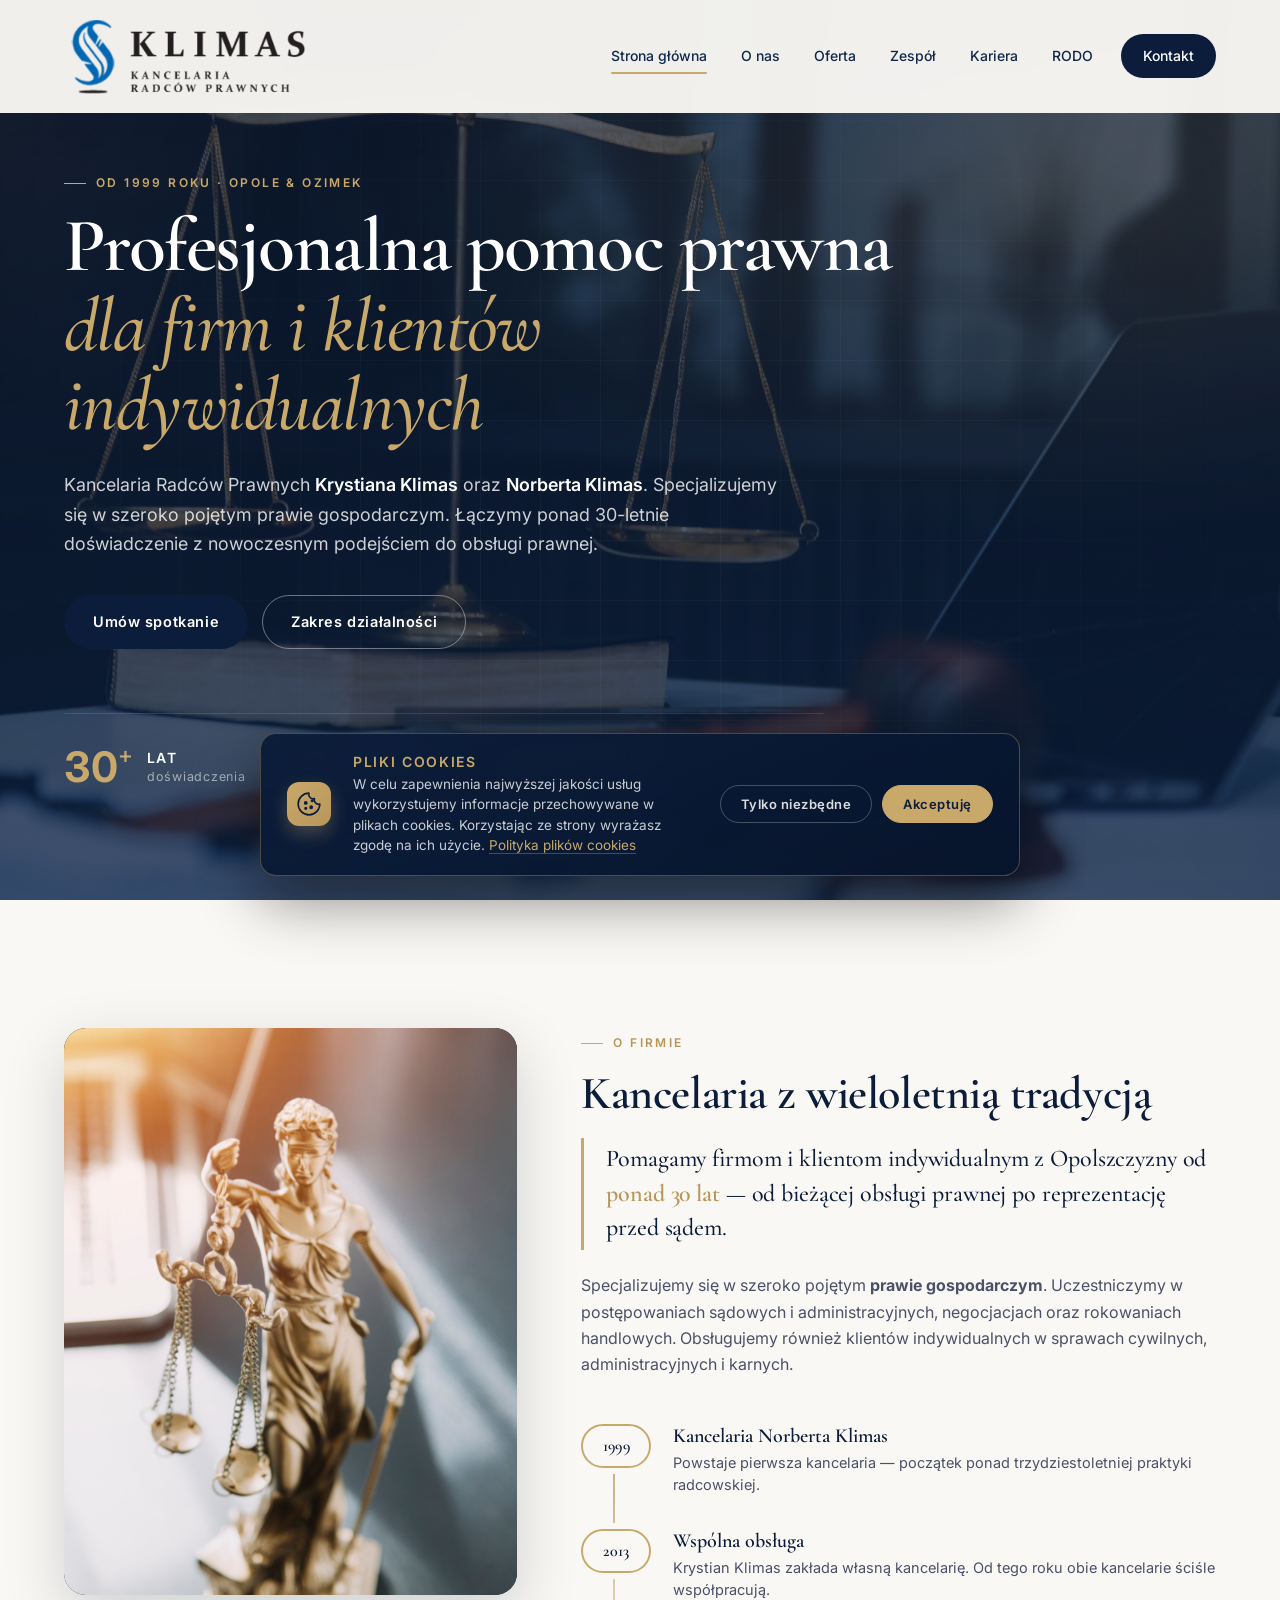
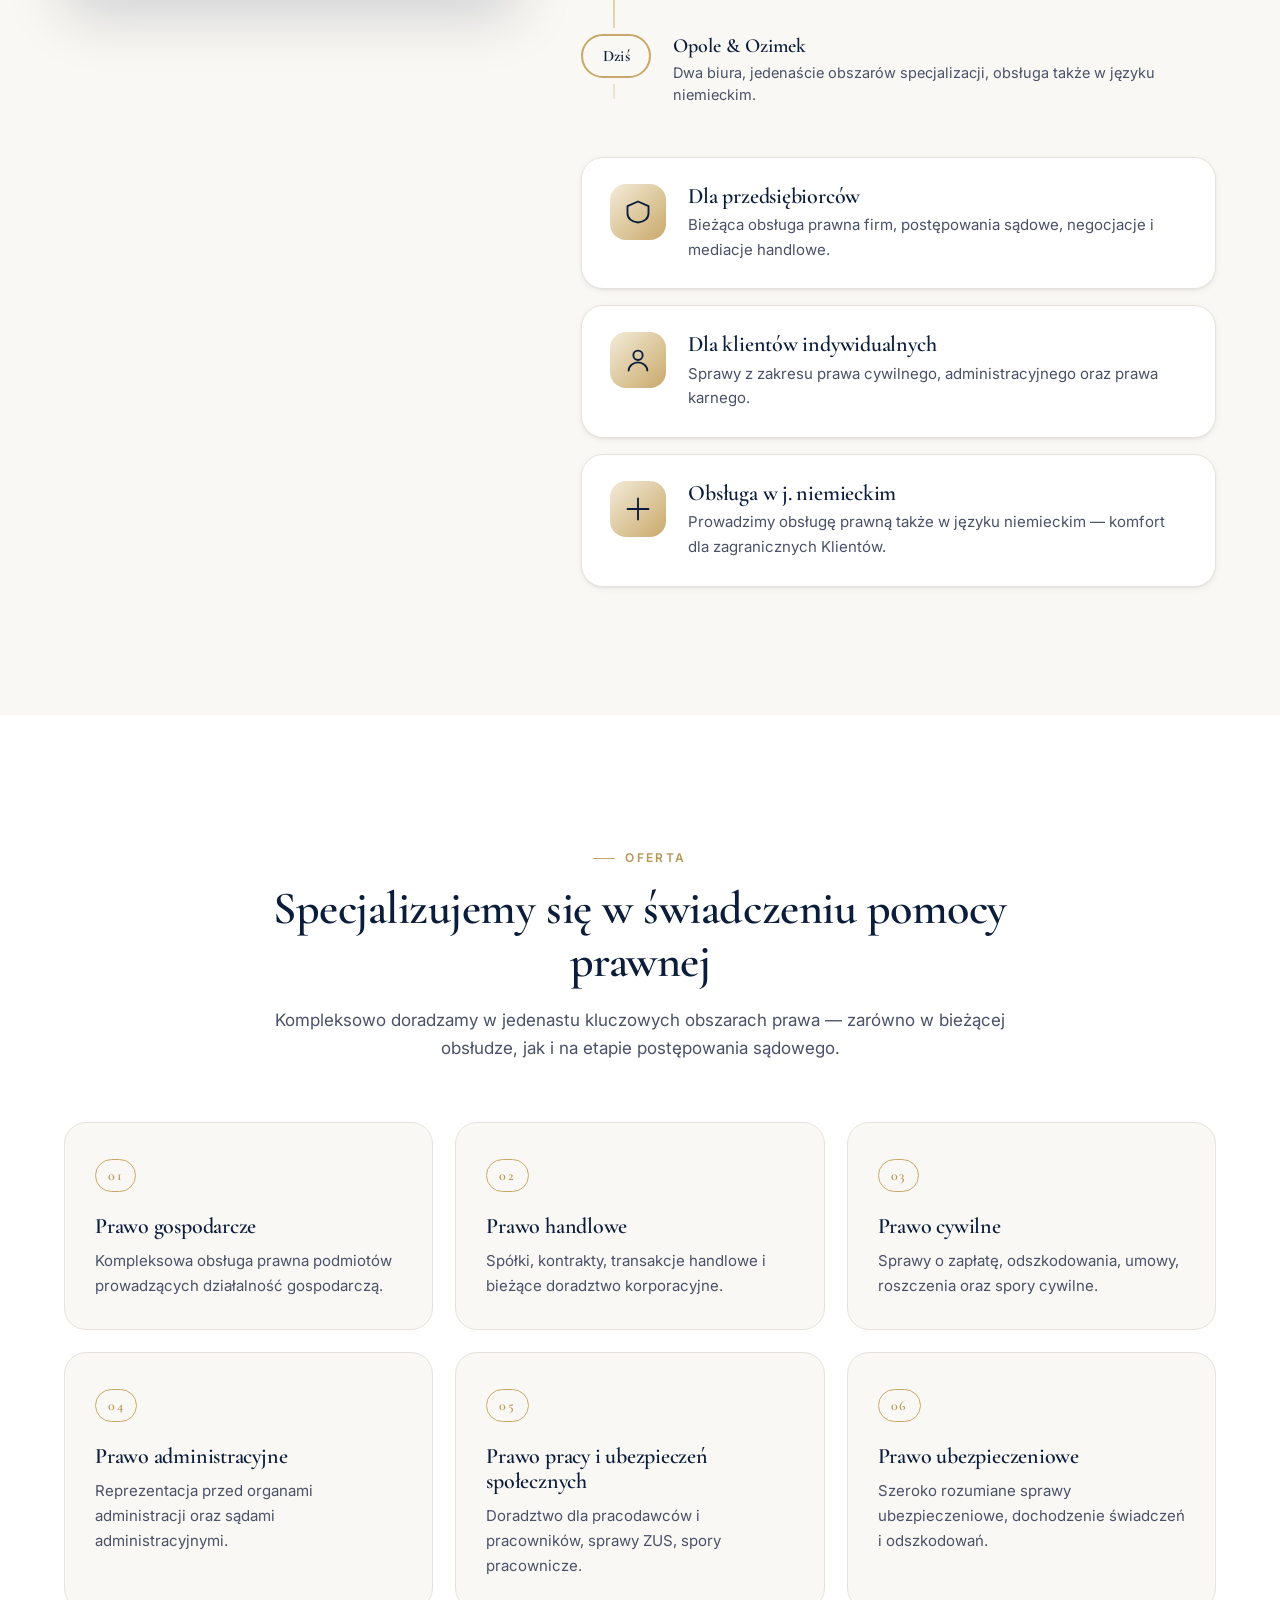
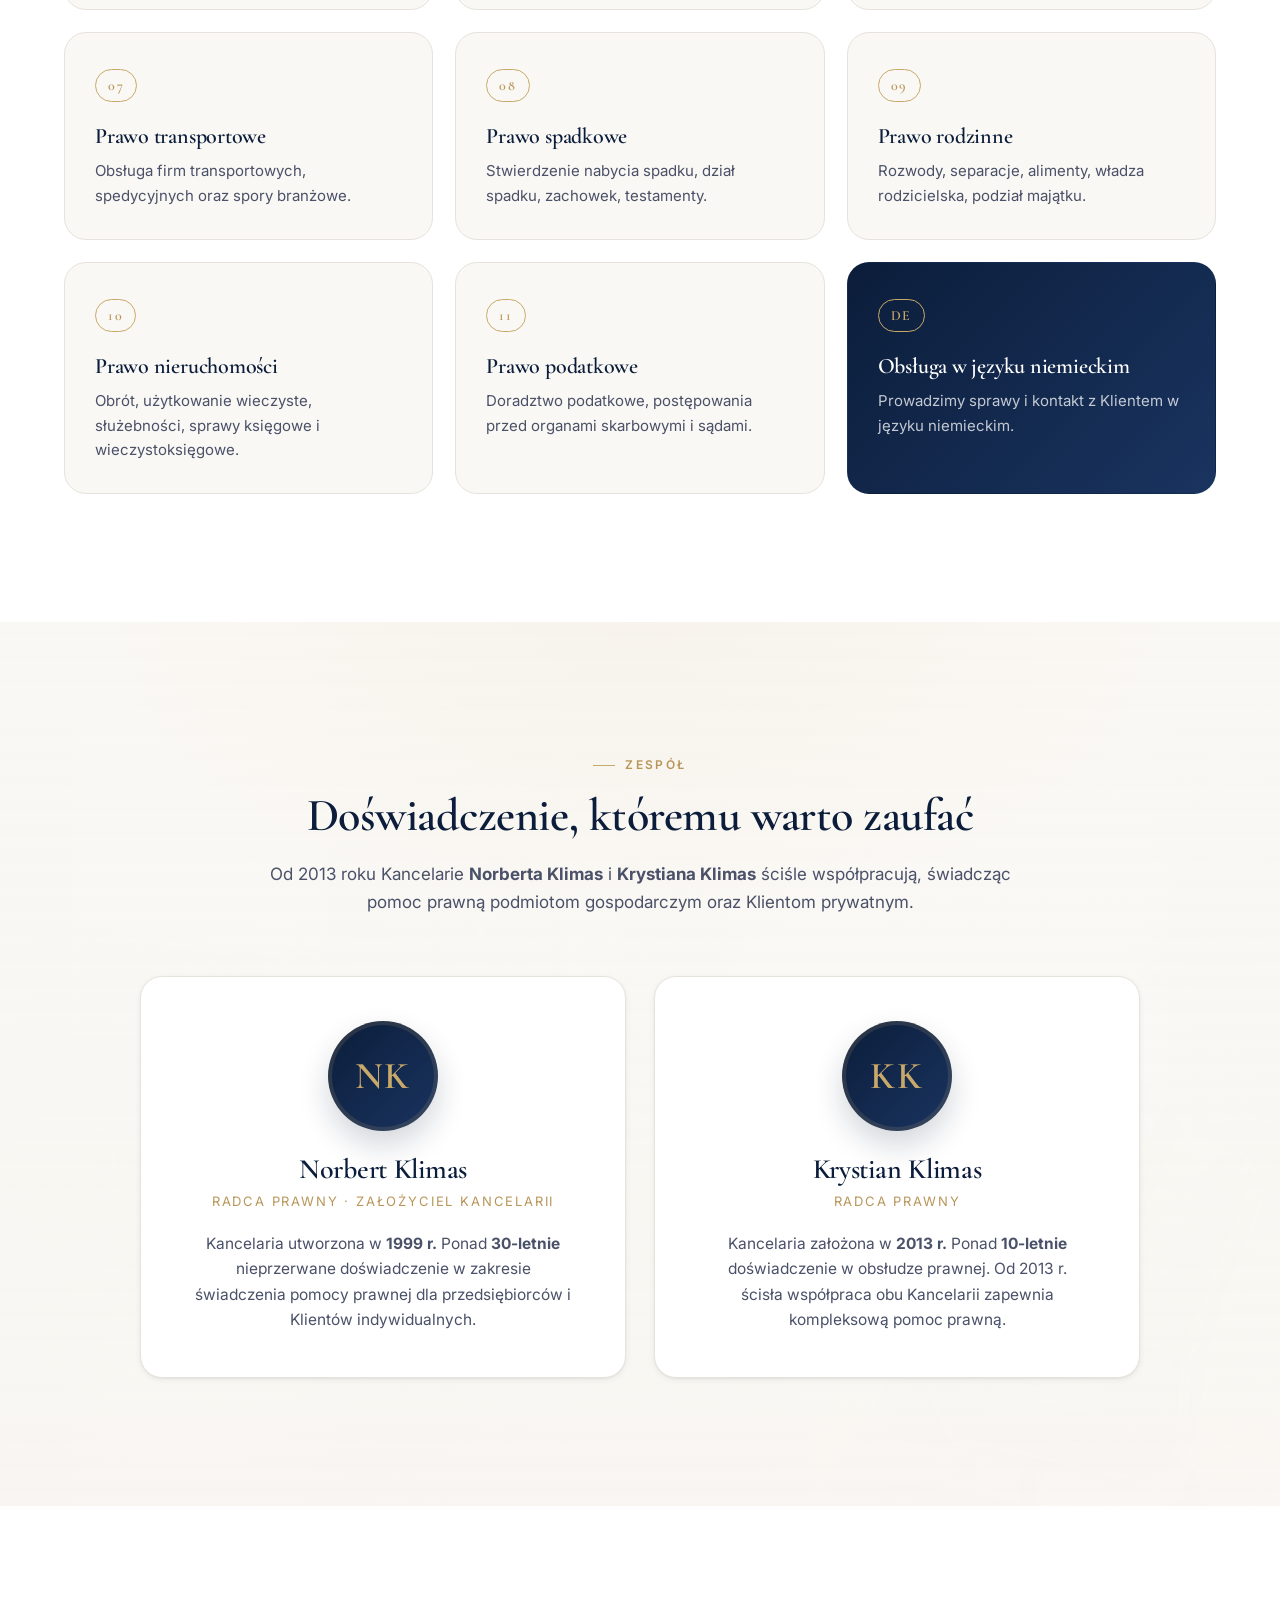
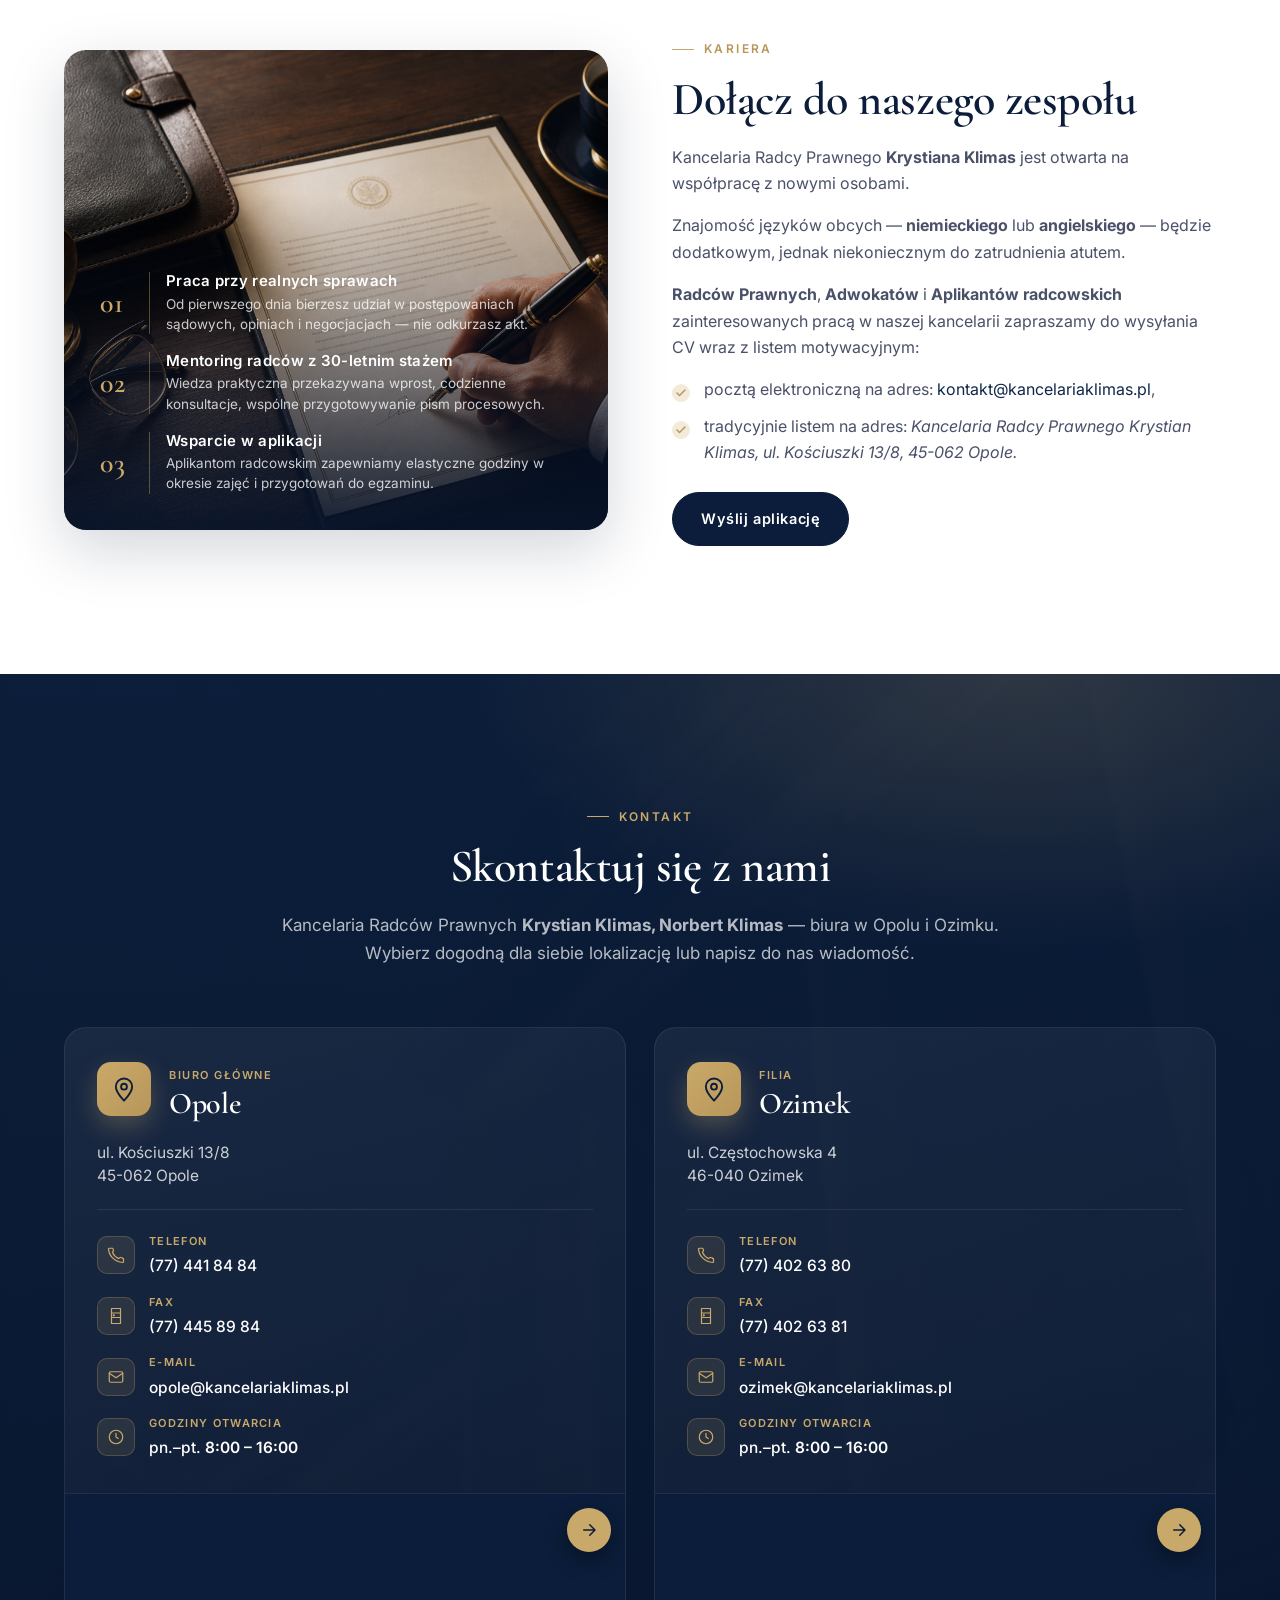
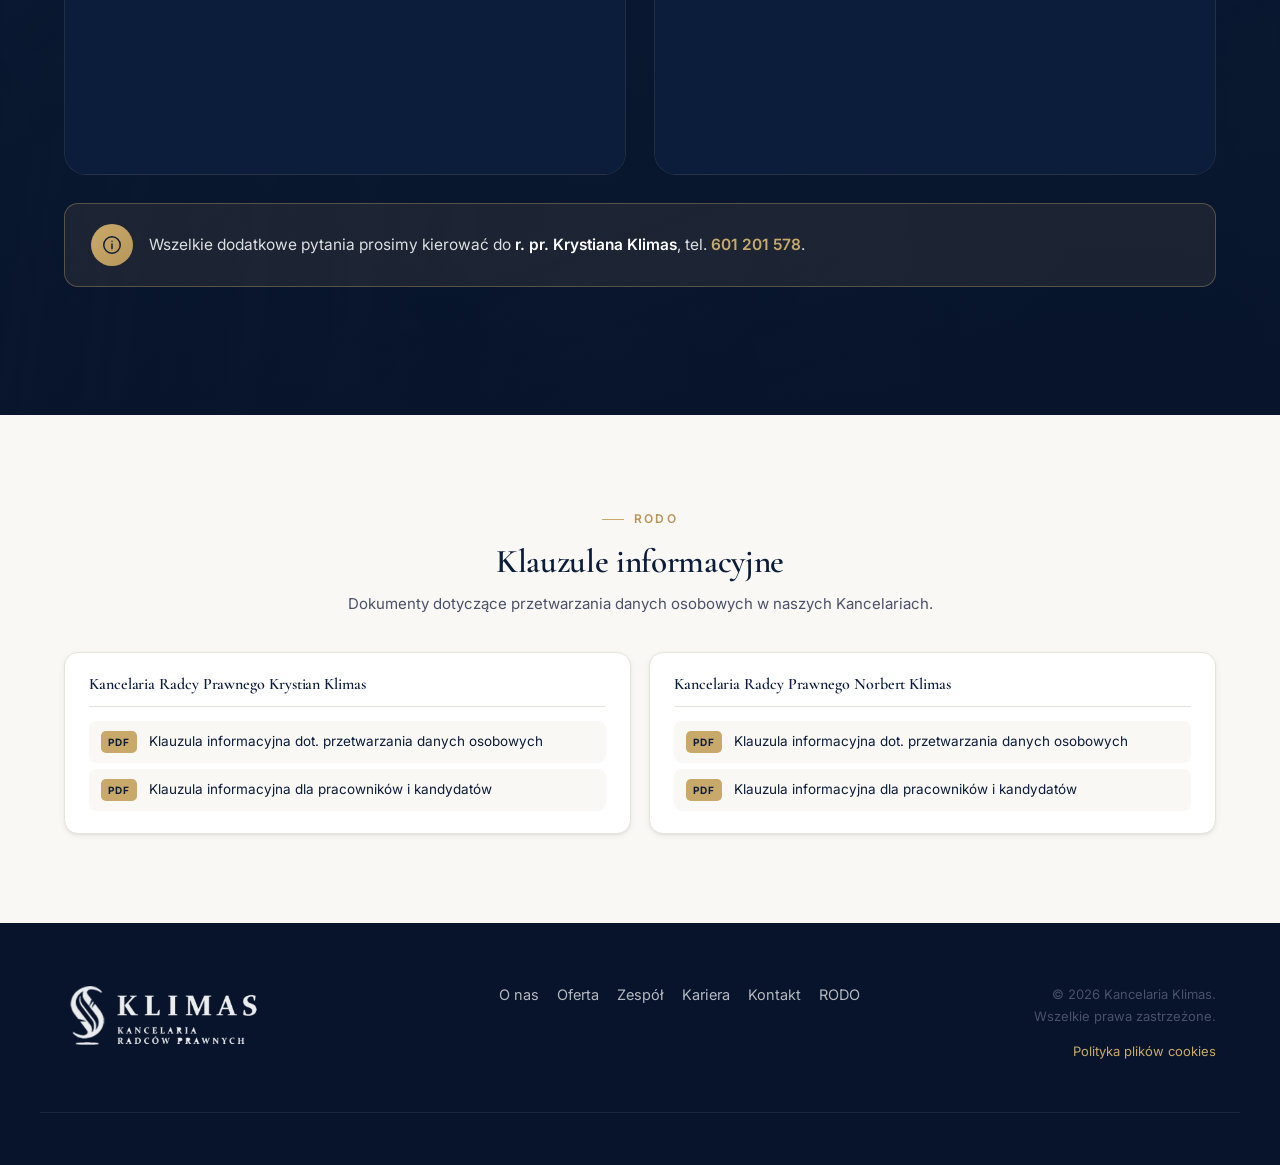
<file: index.html>
<!DOCTYPE html>
<html lang="pl">
<head>
  <meta charset="UTF-8" />
  <meta name="viewport" content="width=device-width, initial-scale=1.0" />
  <meta name="description" content="Kancelaria Radców Prawnych Krystian Klimas, Norbert Klimas. Prawnik Opole, Radca prawny Opole i Ozimek. Pomoc prawna dla firm i klientów indywidualnych." />
  <meta name="keywords" content="radca prawny Opole, kancelaria prawna Opole, prawnik Ozimek, prawo gospodarcze, prawo cywilne, prawo handlowe, prawo administracyjne, prawo pracy, prawo spadkowe, prawo rodzinne" />
  <meta name="theme-color" content="#0b1d3a" />
  <title>Kancelaria Radców Prawnych Klimas — Opole, Ozimek</title>

  <link rel="icon" type="image/png" href="logo_klimas.png" />

  <link rel="preconnect" href="https://fonts.googleapis.com" />
  <link rel="preconnect" href="https://fonts.gstatic.com" crossorigin />
  <link href="https://fonts.googleapis.com/css2?family=Cormorant+Garamond:wght@400;500;600;700&family=Inter:wght@300;400;500;600;700&display=swap" rel="stylesheet" />

  <link rel="stylesheet" href="styles.css" />
</head>
<body>

  <!-- ============ NAV ============ -->
  <header class="nav" id="nav">
    <div class="container nav__inner">
      <a href="#home" class="nav__brand" aria-label="Kancelaria Klimas — strona główna">
        <img src="logo_klimas.png" alt="Kancelaria Radców Prawnych Klimas" class="nav__logo" />
      </a>

      <nav class="nav__links" aria-label="menu główne">
        <a href="#home">Strona główna</a>
        <a href="#about">O nas</a>
        <a href="#offer">Oferta</a>
        <a href="#team">Zespół</a>
        <a href="#career">Kariera</a>
        <a href="#rodo">RODO</a>
        <a href="#contact" class="nav__cta">Kontakt</a>
      </nav>

      <button class="nav__burger" id="burger" aria-label="Otwórz menu" aria-expanded="false">
        <span></span><span></span><span></span>
      </button>
    </div>
  </header>

  <!-- ============ HERO ============ -->
  <section id="home" class="hero">
    <div class="hero__bg" aria-hidden="true">
      <div class="hero__slider" id="heroSlider">
        <img src="images/banner/slide-1.jpg" alt="" class="hero__slide is-active" loading="eager" fetchpriority="high" />
        <img src="images/banner/slide-3.jpg" alt="" class="hero__slide" loading="lazy" />
        <img src="images/banner/slide-4.jpg" alt="" class="hero__slide" loading="lazy" />
      </div>
    </div>
    <div class="container hero__inner">
      <div class="hero__content reveal">
        <span class="eyebrow">Od 1999 roku · Opole &amp; Ozimek</span>
        <h1 class="hero__title">
          Profesjonalna pomoc prawna<br />
          <span class="accent">dla firm i klientów indywidualnych</span>
        </h1>
        <p class="hero__lead">
          Kancelaria Radców Prawnych <strong>Krystiana Klimas</strong> oraz <strong>Norberta Klimas</strong>.
          Specjalizujemy się w szeroko pojętym prawie gospodarczym. Łączymy ponad 30-letnie doświadczenie
          z nowoczesnym podejściem do obsługi prawnej.
        </p>
        <div class="hero__cta">
          <a href="#contact" class="btn btn--primary">Umów spotkanie</a>
          <a href="#offer" class="btn btn--ghost">Zakres działalności</a>
        </div>

        <ul class="hero__stats" role="list">
          <li class="hero__stat">
            <span class="hero__stat-num">30<sup>+</sup></span>
            <span class="hero__stat-label">
              <span>lat</span>
              <span>doświadczenia</span>
            </span>
          </li>
          <li class="hero__stat">
            <span class="hero__stat-num">2</span>
            <span class="hero__stat-label">
              <span>biura</span>
              <span>Opole &amp; Ozimek</span>
            </span>
          </li>
          <li class="hero__stat">
            <span class="hero__stat-num">11</span>
            <span class="hero__stat-label">
              <span>obszarów</span>
              <span>specjalizacji</span>
            </span>
          </li>
        </ul>
      </div>
    </div>

    <a href="#about" class="hero__scroll" aria-label="Przewiń w dół">
      <span></span>
    </a>
  </section>

  <!-- ============ ABOUT ============ -->
  <section id="about" class="section">
    <div class="container about__layout">
      <div class="about__media reveal" aria-hidden="true">
        <div class="about__slider" id="aboutSlider">
          <img src="images/about-books.jpg" alt="" class="about__img is-active" />
          <img src="images/about-klimass.jpg" alt="" class="about__img" loading="lazy" />
        </div>
      </div>

      <div class="about__content">
        <div class="about__text reveal">
          <span class="eyebrow">O firmie</span>
          <h2 class="section__title">Kancelaria z wieloletnią tradycją</h2>

          <p class="about__lead">
            Pomagamy firmom i klientom indywidualnym z Opolszczyzny od <strong>ponad 30 lat</strong>
            — od bieżącej obsługi prawnej po reprezentację przed sądem.
          </p>

          <p>
            Specjalizujemy się w szeroko pojętym <strong>prawie gospodarczym</strong>.
            Uczestniczymy w postępowaniach sądowych i administracyjnych, negocjacjach oraz
            rokowaniach handlowych. Obsługujemy również klientów indywidualnych w sprawach
            cywilnych, administracyjnych i karnych.
          </p>

          <ol class="about__timeline" aria-label="Historia kancelarii">
            <li class="about__timeline-item">
              <span class="about__timeline-year">1999</span>
              <div class="about__timeline-body">
                <strong>Kancelaria Norberta Klimas</strong>
                <p>Powstaje pierwsza kancelaria — początek ponad trzydziestoletniej praktyki radcowskiej.</p>
              </div>
            </li>
            <li class="about__timeline-item">
              <span class="about__timeline-year">2013</span>
              <div class="about__timeline-body">
                <strong>Wspólna obsługa</strong>
                <p>Krystian Klimas zakłada własną kancelarię. Od tego roku obie kancelarie ściśle współpracują.</p>
              </div>
            </li>
            <li class="about__timeline-item">
              <span class="about__timeline-year">Dziś</span>
              <div class="about__timeline-body">
                <strong>Opole &amp; Ozimek</strong>
                <p>Dwa biura, jedenaście obszarów specjalizacji, obsługa także w języku niemieckim.</p>
              </div>
            </li>
          </ol>
        </div>

        <aside class="about__cards">
          <div class="feature reveal">
            <div class="feature__icon" aria-hidden="true">
              <svg viewBox="0 0 24 24" fill="none" stroke="currentColor" stroke-width="1.6"><path d="M12 3 3 7v6c0 4.5 3.6 7.7 9 8 5.4-.3 9-3.5 9-8V7l-9-4Z"/></svg>
            </div>
            <h3>Dla przedsiębiorców</h3>
            <p>Bieżąca obsługa prawna firm, postępowania sądowe, negocjacje i mediacje handlowe.</p>
          </div>
          <div class="feature reveal">
            <div class="feature__icon" aria-hidden="true">
              <svg viewBox="0 0 24 24" fill="none" stroke="currentColor" stroke-width="1.6"><circle cx="12" cy="8" r="4"/><path d="M4 21c0-4 4-7 8-7s8 3 8 7"/></svg>
            </div>
            <h3>Dla klientów indywidualnych</h3>
            <p>Sprawy z zakresu prawa cywilnego, administracyjnego oraz prawa karnego.</p>
          </div>
          <div class="feature reveal">
            <div class="feature__icon" aria-hidden="true">
              <svg viewBox="0 0 24 24" fill="none" stroke="currentColor" stroke-width="1.6"><path d="M3 12h18M12 3v18"/></svg>
            </div>
            <h3>Obsługa w j. niemieckim</h3>
            <p>Prowadzimy obsługę prawną także w języku niemieckim — komfort dla zagranicznych Klientów.</p>
          </div>
        </aside>
      </div>
    </div>
  </section>

  <!-- ============ OFFER ============ -->
  <section id="offer" class="section section--alt">
    <div class="container">
      <div class="section__head reveal">
        <span class="eyebrow">Oferta</span>
        <h2 class="section__title">Specjalizujemy się w&nbsp;świadczeniu pomocy prawnej</h2>
        <p class="section__lead">
          Kompleksowo doradzamy w jedenastu kluczowych obszarach prawa — zarówno w bieżącej
          obsłudze, jak i na etapie postępowania sądowego.
        </p>
      </div>

      <div class="offer__grid">
        <article class="offer-card reveal">
          <span class="offer-card__num">01</span>
          <h3>Prawo gospodarcze</h3>
          <p>Kompleksowa obsługa prawna podmiotów prowadzących działalność gospodarczą.</p>
        </article>
        <article class="offer-card reveal">
          <span class="offer-card__num">02</span>
          <h3>Prawo handlowe</h3>
          <p>Spółki, kontrakty, transakcje handlowe i bieżące doradztwo korporacyjne.</p>
        </article>
        <article class="offer-card reveal">
          <span class="offer-card__num">03</span>
          <h3>Prawo cywilne</h3>
          <p>Sprawy o zapłatę, odszkodowania, umowy, roszczenia oraz spory cywilne.</p>
        </article>
        <article class="offer-card reveal">
          <span class="offer-card__num">04</span>
          <h3>Prawo administracyjne</h3>
          <p>Reprezentacja przed organami administracji oraz sądami administracyjnymi.</p>
        </article>
        <article class="offer-card reveal">
          <span class="offer-card__num">05</span>
          <h3>Prawo pracy i ubezpieczeń społecznych</h3>
          <p>Doradztwo dla pracodawców i pracowników, sprawy ZUS, spory pracownicze.</p>
        </article>
        <article class="offer-card reveal">
          <span class="offer-card__num">06</span>
          <h3>Prawo ubezpieczeniowe</h3>
          <p>Szeroko rozumiane sprawy ubezpieczeniowe, dochodzenie świadczeń i odszkodowań.</p>
        </article>
        <article class="offer-card reveal">
          <span class="offer-card__num">07</span>
          <h3>Prawo transportowe</h3>
          <p>Obsługa firm transportowych, spedycyjnych oraz spory branżowe.</p>
        </article>
        <article class="offer-card reveal">
          <span class="offer-card__num">08</span>
          <h3>Prawo spadkowe</h3>
          <p>Stwierdzenie nabycia spadku, dział spadku, zachowek, testamenty.</p>
        </article>
        <article class="offer-card reveal">
          <span class="offer-card__num">09</span>
          <h3>Prawo rodzinne</h3>
          <p>Rozwody, separacje, alimenty, władza rodzicielska, podział majątku.</p>
        </article>
        <article class="offer-card reveal">
          <span class="offer-card__num">10</span>
          <h3>Prawo nieruchomości</h3>
          <p>Obrót, użytkowanie wieczyste, służebności, sprawy księgowe i wieczystoksięgowe.</p>
        </article>
        <article class="offer-card reveal">
          <span class="offer-card__num">11</span>
          <h3>Prawo podatkowe</h3>
          <p>Doradztwo podatkowe, postępowania przed organami skarbowymi i sądami.</p>
        </article>
        <article class="offer-card offer-card--accent reveal">
          <span class="offer-card__num">DE</span>
          <h3>Obsługa w języku niemieckim</h3>
          <p>Prowadzimy sprawy i kontakt z Klientem w języku niemieckim.</p>
        </article>
      </div>
    </div>
  </section>

  <!-- ============ TEAM ============ -->
  <section id="team" class="section team">
    <div class="team__bg" aria-hidden="true">
      <img src="images/team-room.jpg" alt="" />
    </div>
    <div class="container">
      <div class="section__head reveal">
        <span class="eyebrow">Zespół</span>
        <h2 class="section__title">Doświadczenie, któremu warto zaufać</h2>
        <p class="section__lead">
          Od 2013 roku Kancelarie <strong>Norberta Klimas</strong> i <strong>Krystiana Klimas</strong>
          ściśle współpracują, świadcząc pomoc prawną podmiotom gospodarczym oraz Klientom prywatnym.
        </p>
      </div>

      <div class="team__grid">
        <article class="person reveal">
          <div class="person__avatar" aria-hidden="true">
            <span>NK</span>
          </div>
          <h3 class="person__name">Norbert Klimas</h3>
          <p class="person__role">Radca Prawny · Założyciel Kancelarii</p>
          <p class="person__bio">
            Kancelaria utworzona w <strong>1999 r.</strong> Ponad <strong>30-letnie</strong>
            nieprzerwane doświadczenie w zakresie świadczenia pomocy prawnej dla przedsiębiorców
            i Klientów indywidualnych.
          </p>
        </article>

        <article class="person reveal">
          <div class="person__avatar" aria-hidden="true">
            <span>KK</span>
          </div>
          <h3 class="person__name">Krystian Klimas</h3>
          <p class="person__role">Radca Prawny</p>
          <p class="person__bio">
            Kancelaria założona w <strong>2013 r.</strong> Ponad <strong>10-letnie</strong>
            doświadczenie w obsłudze prawnej. Od 2013 r. ścisła współpraca obu Kancelarii
            zapewnia kompleksową pomoc prawną.
          </p>
        </article>
      </div>
    </div>
  </section>

  <!-- ============ CAREER ============ -->
  <section id="career" class="section section--alt">
    <div class="container grid-2 grid-2--reverse">
      <div class="reveal">
        <span class="eyebrow">Kariera</span>
        <h2 class="section__title">Dołącz do naszego zespołu</h2>
        <p>
          Kancelaria Radcy Prawnego <strong>Krystiana Klimas</strong> jest otwarta na
          współpracę z nowymi osobami.
        </p>
        <p>
          Znajomość języków obcych — <strong>niemieckiego</strong> lub <strong>angielskiego</strong>
          — będzie dodatkowym, jednak niekoniecznym do zatrudnienia atutem.
        </p>
        <p>
          <strong>Radców Prawnych</strong>, <strong>Adwokatów</strong> i <strong>Aplikantów radcowskich</strong>
          zainteresowanych pracą w naszej kancelarii zapraszamy do wysyłania CV wraz z listem
          motywacyjnym:
        </p>
        <ul class="check-list">
          <li>pocztą elektroniczną na adres:
            <a class="protect-mail" data-user="kontakt" data-domain="kancelariaklimas.pl" href="#">kontakt<span class="at">&#64;</span>kancelariaklimas.pl</a>,</li>
          <li>tradycyjnie listem na adres: <em>Kancelaria Radcy Prawnego Krystian Klimas, ul. Kościuszki 13/8, 45-062 Opole.</em></li>
        </ul>
        <a href="#contact" class="btn btn--primary">Wyślij aplikację</a>
      </div>

      <div class="career__panel reveal">
        <img src="images/career-signing.jpg" alt="Podpisanie dokumentu prawniczego w kancelarii" class="career__img" />
        <div class="career__overlay">
          <div class="career__values">
            <div class="career__value">
              <span class="career__value-num">01</span>
              <h4>Praca przy realnych sprawach</h4>
              <p>Od pierwszego dnia bierzesz udział w postępowaniach sądowych, opiniach i negocjacjach — nie odkurzasz akt.</p>
            </div>
            <div class="career__value">
              <span class="career__value-num">02</span>
              <h4>Mentoring radców z 30-letnim stażem</h4>
              <p>Wiedza praktyczna przekazywana wprost, codzienne konsultacje, wspólne przygotowywanie pism procesowych.</p>
            </div>
            <div class="career__value">
              <span class="career__value-num">03</span>
              <h4>Wsparcie w aplikacji</h4>
              <p>Aplikantom radcowskim zapewniamy elastyczne godziny w okresie zajęć i przygotowań do egzaminu.</p>
            </div>
          </div>
        </div>
      </div>
    </div>
  </section>

  <!-- ============ CONTACT ============ -->
  <section id="contact" class="section section--dark contact">
    <div class="contact__bg" aria-hidden="true">
      <img src="images/contact-building.jpg" alt="" />
    </div>

    <div class="container">
      <div class="section__head section__head--light reveal">
        <span class="eyebrow eyebrow--light">Kontakt</span>
        <h2 class="section__title">Skontaktuj się z nami</h2>
        <p class="section__lead">
          Kancelaria Radców Prawnych <strong>Krystian Klimas, Norbert Klimas</strong> —
          biura w&nbsp;Opolu i&nbsp;Ozimku. Wybierz dogodną dla siebie lokalizację
          lub napisz do nas wiadomość.
        </p>
      </div>

      <div class="contact__layout">

        <!-- Lewa kolumna: dane biur -->
        <div class="contact__offices">
          <article class="office-card reveal" data-office="opole">
            <header class="office-card__head">
              <div class="office-card__pin" aria-hidden="true">
                <svg viewBox="0 0 24 24" fill="none" stroke="currentColor" stroke-width="1.6">
                  <path d="M12 22s-7-7.58-7-12a7 7 0 1 1 14 0c0 4.42-7 12-7 12Z"/>
                  <circle cx="12" cy="10" r="2.5"/>
                </svg>
              </div>
              <div>
                <span class="office-card__tag">Biuro główne</span>
                <h3>Opole</h3>
              </div>
            </header>

            <address>
              ul. Kościuszki 13/8<br />
              45-062 Opole
            </address>

            <ul class="office-card__list">
              <li>
                <span class="office-card__icon" aria-hidden="true">
                  <svg viewBox="0 0 24 24" fill="none" stroke="currentColor" stroke-width="1.6"><path d="M22 16.92V21a1 1 0 0 1-1.11 1A19.86 19.86 0 0 1 2 4.11 1 1 0 0 1 3 3h4.09a1 1 0 0 1 1 .75c.12.6.31 1.4.57 2.18a1 1 0 0 1-.23 1L7.21 8.29a16 16 0 0 0 8.5 8.5l1.36-1.22a1 1 0 0 1 1-.23c.78.26 1.58.45 2.18.57a1 1 0 0 1 .75 1Z"/></svg>
                </span>
                <div>
                  <span class="office-card__label">Telefon</span>
                  <a class="protect-tel" data-tel="48774418484" href="#">(77) 441 84 84</a>
                </div>
              </li>
              <li>
                <span class="office-card__icon" aria-hidden="true">
                  <svg viewBox="0 0 24 24" fill="none" stroke="currentColor" stroke-width="1.6"><path d="M6 2h12v6H6zM6 14h12v8H6zM6 14V8h12v6"/><circle cx="9" cy="11" r=".7" fill="currentColor"/></svg>
                </span>
                <div>
                  <span class="office-card__label">Fax</span>
                  <span>(77) 445 89 84</span>
                </div>
              </li>
              <li>
                <span class="office-card__icon" aria-hidden="true">
                  <svg viewBox="0 0 24 24" fill="none" stroke="currentColor" stroke-width="1.6"><rect x="3" y="5" width="18" height="14" rx="2"/><path d="m3 7 9 6 9-6"/></svg>
                </span>
                <div>
                  <span class="office-card__label">E-mail</span>
                  <a class="protect-mail" data-user="opole" data-domain="kancelariaklimas.pl" href="#">opole<span class="at">&#64;</span>kancelariaklimas.pl</a>
                </div>
              </li>
              <li>
                <span class="office-card__icon" aria-hidden="true">
                  <svg viewBox="0 0 24 24" fill="none" stroke="currentColor" stroke-width="1.6"><circle cx="12" cy="12" r="9"/><path d="M12 7v5l3 2"/></svg>
                </span>
                <div>
                  <span class="office-card__label">Godziny otwarcia</span>
                  <span>pn.–pt. <strong>8:00 – 16:00</strong></span>
                </div>
              </li>
            </ul>

            <div class="office-card__map">
              <iframe
                title="Mapa biura Opole, ul. Kościuszki 13/8"
                src="https://www.google.com/maps?q=ul.+Ko%C5%9Bciuszki+13%2F8,+45-062+Opole&z=16&output=embed"
                loading="lazy"
                referrerpolicy="no-referrer-when-downgrade"
                allowfullscreen></iframe>
              <a class="office-card__map-link" target="_blank" rel="noopener"
                 href="https://www.google.com/maps/search/?api=1&query=Ko%C5%9Bciuszki+13%2F8+45-062+Opole"
                 aria-label="Otwórz w Google Maps">
                <svg viewBox="0 0 24 24" fill="none" stroke="currentColor" stroke-width="2" aria-hidden="true"><path d="M5 12h14M13 5l7 7-7 7"/></svg>
              </a>
            </div>
          </article>

          <article class="office-card reveal" data-office="ozimek">
            <header class="office-card__head">
              <div class="office-card__pin" aria-hidden="true">
                <svg viewBox="0 0 24 24" fill="none" stroke="currentColor" stroke-width="1.6">
                  <path d="M12 22s-7-7.58-7-12a7 7 0 1 1 14 0c0 4.42-7 12-7 12Z"/>
                  <circle cx="12" cy="10" r="2.5"/>
                </svg>
              </div>
              <div>
                <span class="office-card__tag">Filia</span>
                <h3>Ozimek</h3>
              </div>
            </header>

            <address>
              ul. Częstochowska 4<br />
              46-040 Ozimek
            </address>

            <ul class="office-card__list">
              <li>
                <span class="office-card__icon" aria-hidden="true">
                  <svg viewBox="0 0 24 24" fill="none" stroke="currentColor" stroke-width="1.6"><path d="M22 16.92V21a1 1 0 0 1-1.11 1A19.86 19.86 0 0 1 2 4.11 1 1 0 0 1 3 3h4.09a1 1 0 0 1 1 .75c.12.6.31 1.4.57 2.18a1 1 0 0 1-.23 1L7.21 8.29a16 16 0 0 0 8.5 8.5l1.36-1.22a1 1 0 0 1 1-.23c.78.26 1.58.45 2.18.57a1 1 0 0 1 .75 1Z"/></svg>
                </span>
                <div>
                  <span class="office-card__label">Telefon</span>
                  <a class="protect-tel" data-tel="48774026380" href="#">(77) 402 63 80</a>
                </div>
              </li>
              <li>
                <span class="office-card__icon" aria-hidden="true">
                  <svg viewBox="0 0 24 24" fill="none" stroke="currentColor" stroke-width="1.6"><path d="M6 2h12v6H6zM6 14h12v8H6zM6 14V8h12v6"/><circle cx="9" cy="11" r=".7" fill="currentColor"/></svg>
                </span>
                <div>
                  <span class="office-card__label">Fax</span>
                  <span>(77) 402 63 81</span>
                </div>
              </li>
              <li>
                <span class="office-card__icon" aria-hidden="true">
                  <svg viewBox="0 0 24 24" fill="none" stroke="currentColor" stroke-width="1.6"><rect x="3" y="5" width="18" height="14" rx="2"/><path d="m3 7 9 6 9-6"/></svg>
                </span>
                <div>
                  <span class="office-card__label">E-mail</span>
                  <a class="protect-mail" data-user="ozimek" data-domain="kancelariaklimas.pl" href="#">ozimek<span class="at">&#64;</span>kancelariaklimas.pl</a>
                </div>
              </li>
              <li>
                <span class="office-card__icon" aria-hidden="true">
                  <svg viewBox="0 0 24 24" fill="none" stroke="currentColor" stroke-width="1.6"><circle cx="12" cy="12" r="9"/><path d="M12 7v5l3 2"/></svg>
                </span>
                <div>
                  <span class="office-card__label">Godziny otwarcia</span>
                  <span>pn.–pt. <strong>8:00 – 16:00</strong></span>
                </div>
              </li>
            </ul>

            <div class="office-card__map">
              <iframe
                title="Mapa biura Ozimek, ul. Częstochowska 4"
                src="https://www.google.com/maps?q=ul.+Cz%C4%99stochowska+4,+46-040+Ozimek&z=16&output=embed"
                loading="lazy"
                referrerpolicy="no-referrer-when-downgrade"
                allowfullscreen></iframe>
              <a class="office-card__map-link" target="_blank" rel="noopener"
                 href="https://www.google.com/maps/search/?api=1&query=Cz%C4%99stochowska+4+46-040+Ozimek"
                 aria-label="Otwórz w Google Maps">
                <svg viewBox="0 0 24 24" fill="none" stroke="currentColor" stroke-width="2" aria-hidden="true"><path d="M5 12h14M13 5l7 7-7 7"/></svg>
              </a>
            </div>
          </article>
        </div>

      </div>

      <div class="contact__note reveal">
        <span class="contact__note-icon" aria-hidden="true">
          <svg viewBox="0 0 24 24" fill="none" stroke="currentColor" stroke-width="1.6"><circle cx="12" cy="12" r="9"/><path d="M12 16v-5M12 8h.01"/></svg>
        </span>
        <p>
          Wszelkie dodatkowe pytania prosimy kierować do <strong>r. pr. Krystiana Klimas</strong>,
          tel. <a class="protect-tel" data-tel="48601201578" href="#">601&nbsp;201&nbsp;578</a>.
        </p>
      </div>
    </div>
  </section>

  <!-- ============ RODO ============ -->
  <section id="rodo" class="section">
    <div class="container">
      <div class="section__head reveal">
        <span class="eyebrow">RODO</span>
        <h2 class="section__title">Klauzule informacyjne</h2>
        <p class="section__lead">
          Dokumenty dotyczące przetwarzania danych osobowych w naszych Kancelariach.
        </p>
      </div>

      <div class="rodo__grid">
        <div class="rodo-card reveal">
          <h3>Kancelaria Radcy Prawnego Krystian Klimas</h3>
          <ul class="doc-list">
            <li>
              <a href="http://kancelariaklimas.pl/files/Klauzula_informacyjna_dot_%20przetwarzania_danych_osobowych_w_Kancelarii_Radcy_Prawnego_Krystiana_Klimas.pdf" target="_blank" rel="noopener">
                <span class="doc-list__icon" aria-hidden="true">PDF</span>
                <span>Klauzula informacyjna dot. przetwarzania danych osobowych</span>
              </a>
            </li>
            <li>
              <a href="http://kancelariaklimas.pl/files/Klauzula_informacyjna_dla_pracownikow_i_kandydatow_dot._przetwarzania_danych_osobowych_w_Kancelarii_Radcy_Prawnego_Krystiana_Klimas.pdf" target="_blank" rel="noopener">
                <span class="doc-list__icon" aria-hidden="true">PDF</span>
                <span>Klauzula informacyjna dla pracowników i kandydatów</span>
              </a>
            </li>
          </ul>
        </div>

        <div class="rodo-card reveal">
          <h3>Kancelaria Radcy Prawnego Norbert Klimas</h3>
          <ul class="doc-list">
            <li>
              <a href="http://kancelariaklimas.pl/files/Klauzula_informacyjna_dot_%20przetwarzania_danych_osobowych_w_Kancelarii_Radcy_Prawnego_Norberta_Klimas.pdf" target="_blank" rel="noopener">
                <span class="doc-list__icon" aria-hidden="true">PDF</span>
                <span>Klauzula informacyjna dot. przetwarzania danych osobowych</span>
              </a>
            </li>
            <li>
              <a href="http://kancelariaklimas.pl/files/Klauzula_informacyjna_dla_pracownikow_i_kandydatow_dot._przetwarzania_danych_osobowych_w_Kancelarii_Radcy_Prawnego_Norberta_Klimas.pdf" target="_blank" rel="noopener">
                <span class="doc-list__icon" aria-hidden="true">PDF</span>
                <span>Klauzula informacyjna dla pracowników i kandydatów</span>
              </a>
            </li>
          </ul>
        </div>
      </div>
    </div>
  </section>

  <!-- ============ FOOTER ============ -->
  <footer class="footer">
    <div class="container footer__inner">
      <div class="footer__brand">
        <img src="logo_klimas.png" alt="Kancelaria Klimas" class="footer__logo footer__logo--white" />
      </div>

      <nav class="footer__nav" aria-label="stopka">
        <a href="#about">O nas</a>
        <a href="#offer">Oferta</a>
        <a href="#team">Zespół</a>
        <a href="#career">Kariera</a>
        <a href="#contact">Kontakt</a>
        <a href="#rodo">RODO</a>
      </nav>

      <div class="footer__legal">
        <p>© <span id="year">2026</span> Kancelaria Klimas.<br />Wszelkie prawa zastrzeżone.</p>
        <p><a href="polityka-plikow-cookies.html">Polityka plików cookies</a></p>
      </div>
    </div>
  </footer>

  <a href="#home" class="to-top" id="toTop" aria-label="Wróć na górę">↑</a>

  <!-- ============ COOKIE BANNER ============ -->
  <div class="cookie" id="cookieBanner" role="dialog" aria-labelledby="cookieTitle" aria-describedby="cookieDesc" hidden>
    <div class="cookie__inner">
      <div class="cookie__icon" aria-hidden="true">
        <svg viewBox="0 0 24 24" fill="none" stroke="currentColor" stroke-width="1.5">
          <path d="M12 2a10 10 0 1 0 10 10 4 4 0 0 1-5-5 4 4 0 0 1-5-5Z"/>
          <circle cx="9" cy="11" r="1" fill="currentColor"/>
          <circle cx="14" cy="15" r="1" fill="currentColor"/>
          <circle cx="9" cy="16" r=".7" fill="currentColor"/>
          <circle cx="15" cy="9" r=".7" fill="currentColor"/>
        </svg>
      </div>
      <div class="cookie__text">
        <h3 id="cookieTitle">Pliki cookies</h3>
        <p id="cookieDesc">
          W celu zapewnienia najwyższej jakości usług wykorzystujemy informacje przechowywane
          w plikach cookies. Korzystając ze strony wyrażasz zgodę na ich użycie.
          <a href="polityka-plikow-cookies.html">Polityka plików cookies</a>
        </p>
      </div>
      <div class="cookie__actions">
        <button type="button" class="btn btn--ghost btn--sm" id="cookieReject">Tylko niezbędne</button>
        <button type="button" class="btn btn--primary btn--sm" id="cookieAccept">Akceptuję</button>
      </div>
    </div>
  </div>

  <script src="script.js"></script>
</body>
</html>
</file>
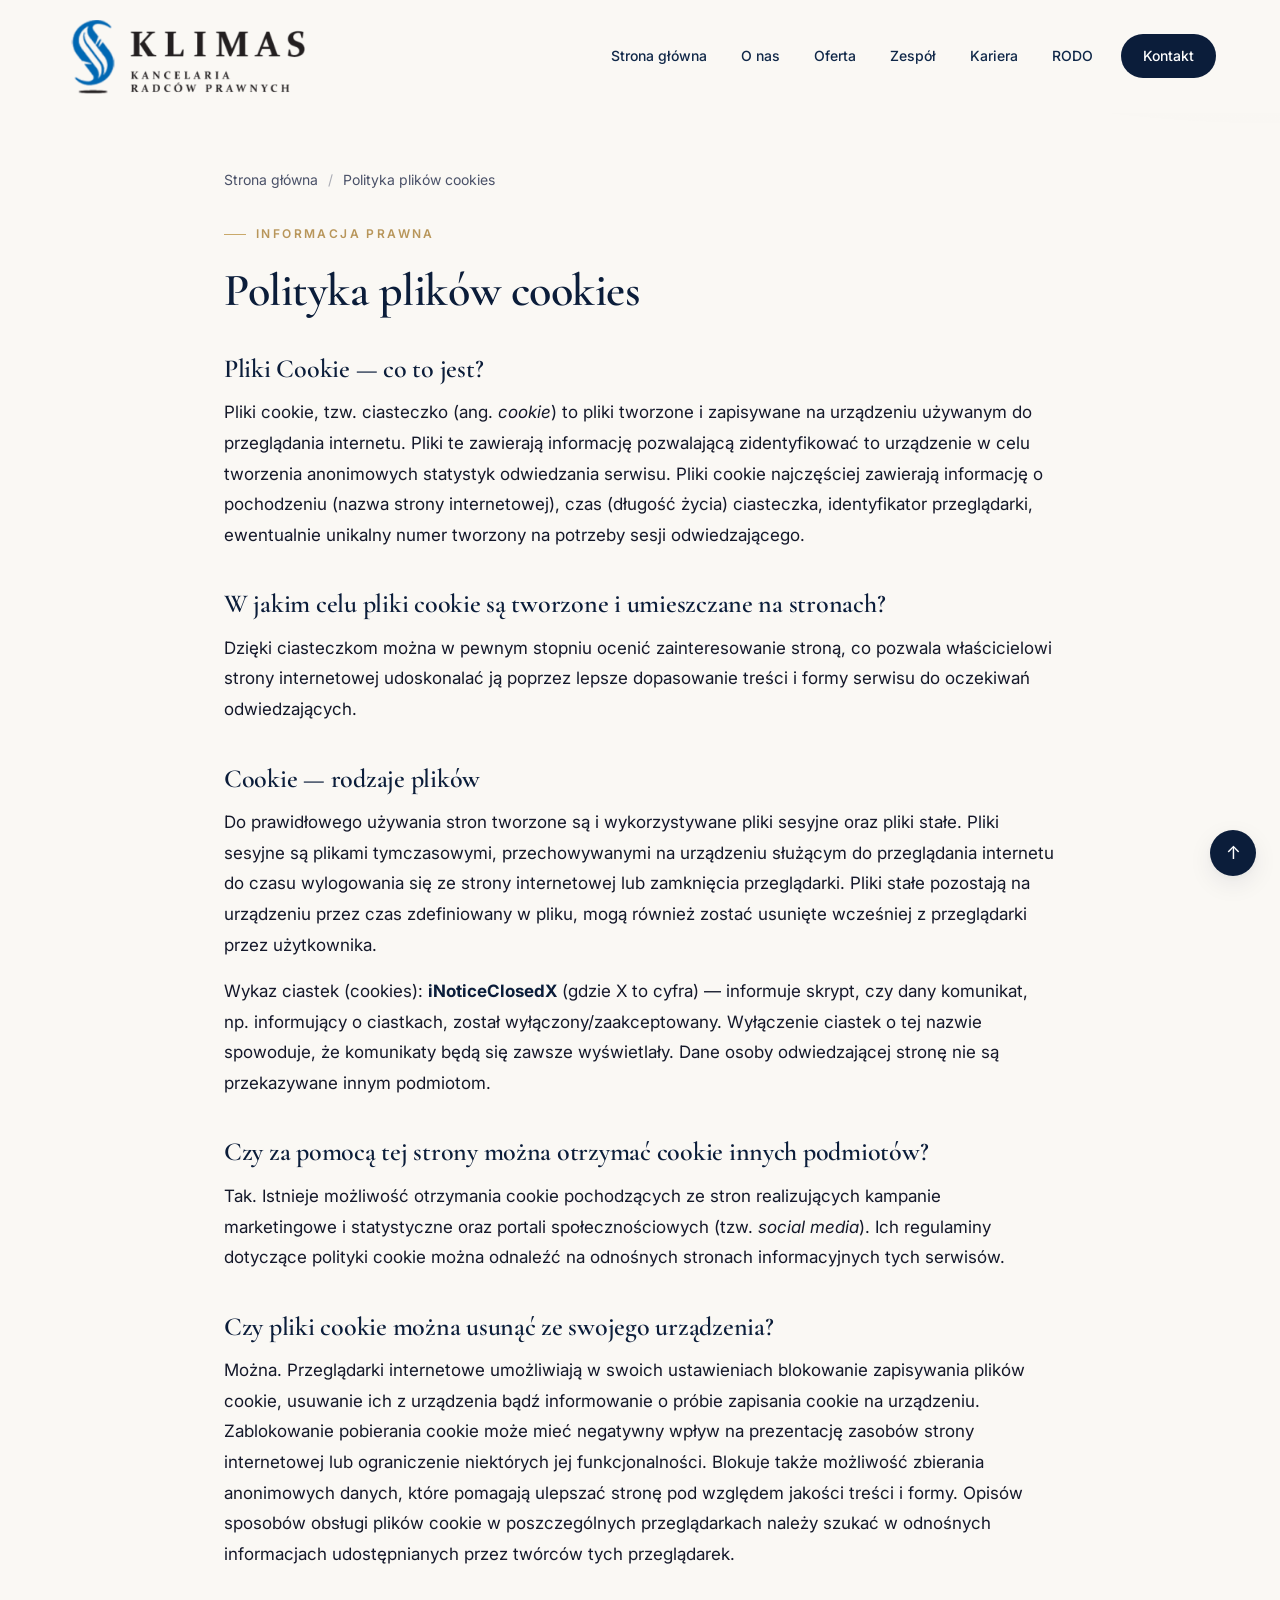
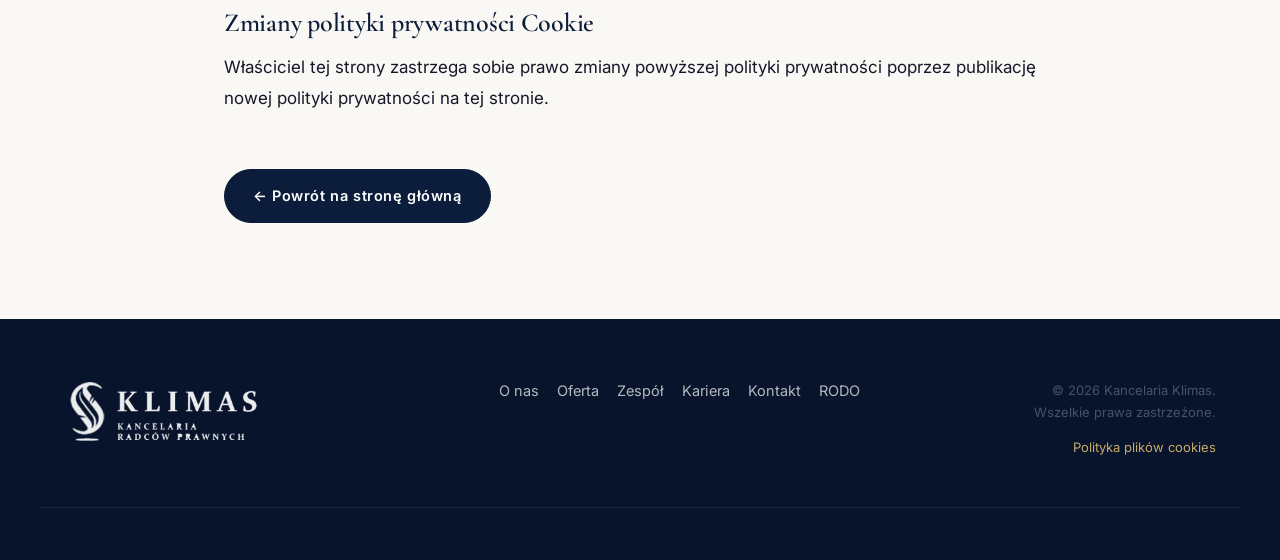
<file: polityka-plikow-cookies.html>
<!DOCTYPE html>
<html lang="pl">
<head>
  <meta charset="UTF-8" />
  <meta name="viewport" content="width=device-width, initial-scale=1.0" />
  <meta name="description" content="Polityka plików cookies — Kancelaria Radców Prawnych Klimas, Opole i Ozimek." />
  <meta name="robots" content="index, follow" />
  <meta name="theme-color" content="#0b1d3a" />
  <title>Polityka plików cookies — Kancelaria Klimas</title>

  <link rel="icon" type="image/png" href="logo_klimas.png" />

  <link rel="preconnect" href="https://fonts.googleapis.com" />
  <link rel="preconnect" href="https://fonts.gstatic.com" crossorigin />
  <link href="https://fonts.googleapis.com/css2?family=Cormorant+Garamond:wght@400;500;600;700&family=Inter:wght@300;400;500;600;700&display=swap" rel="stylesheet" />

  <link rel="stylesheet" href="styles.css" />
</head>
<body class="is-subpage">

  <!-- ============ NAV ============ -->
  <header class="nav is-scrolled" id="nav">
    <div class="container nav__inner">
      <a href="index.html" class="nav__brand" aria-label="Kancelaria Klimas — strona główna">
        <img src="logo_klimas.png" alt="Kancelaria Radców Prawnych Klimas" class="nav__logo" />
      </a>

      <nav class="nav__links" aria-label="menu główne">
        <a href="index.html#home">Strona główna</a>
        <a href="index.html#about">O nas</a>
        <a href="index.html#offer">Oferta</a>
        <a href="index.html#team">Zespół</a>
        <a href="index.html#career">Kariera</a>
        <a href="index.html#rodo">RODO</a>
        <a href="index.html#contact" class="nav__cta">Kontakt</a>
      </nav>

      <button class="nav__burger" id="burger" aria-label="Otwórz menu" aria-expanded="false">
        <span></span><span></span><span></span>
      </button>
    </div>
  </header>

  <!-- ============ CONTENT ============ -->
  <main class="section legal-page">
    <div class="container legal-page__container">
      <nav class="breadcrumb" aria-label="okruszki">
        <a href="index.html">Strona główna</a>
        <span aria-hidden="true">/</span>
        <span>Polityka plików cookies</span>
      </nav>

      <span class="eyebrow">Informacja prawna</span>
      <h1 class="section__title">Polityka plików cookies</h1>

      <article class="legal-prose">
        <h2>Pliki Cookie — co to jest?</h2>
        <p>
          Pliki cookie, tzw. ciasteczko (ang. <em>cookie</em>) to pliki tworzone i zapisywane na
          urządzeniu używanym do przeglądania internetu. Pliki te zawierają informację pozwalającą
          zidentyfikować to urządzenie w celu tworzenia anonimowych statystyk odwiedzania serwisu.
          Pliki cookie najczęściej zawierają informację o pochodzeniu (nazwa strony internetowej),
          czas (długość życia) ciasteczka, identyfikator przeglądarki, ewentualnie unikalny numer
          tworzony na potrzeby sesji odwiedzającego.
        </p>

        <h2>W jakim celu pliki cookie są tworzone i umieszczane na stronach?</h2>
        <p>
          Dzięki ciasteczkom można w pewnym stopniu ocenić zainteresowanie stroną, co pozwala
          właścicielowi strony internetowej udoskonalać ją poprzez lepsze dopasowanie treści i
          formy serwisu do oczekiwań odwiedzających.
        </p>

        <h2>Cookie — rodzaje plików</h2>
        <p>
          Do prawidłowego używania stron tworzone są i wykorzystywane pliki sesyjne oraz pliki
          stałe. Pliki sesyjne są plikami tymczasowymi, przechowywanymi na urządzeniu służącym do
          przeglądania internetu do czasu wylogowania się ze strony internetowej lub zamknięcia
          przeglądarki. Pliki stałe pozostają na urządzeniu przez czas zdefiniowany w pliku, mogą
          również zostać usunięte wcześniej z przeglądarki przez użytkownika.
        </p>
        <p>
          Wykaz ciastek (cookies): <strong>iNoticeClosedX</strong> (gdzie X to cyfra) — informuje
          skrypt, czy dany komunikat, np. informujący o ciastkach, został wyłączony/zaakceptowany.
          Wyłączenie ciastek o tej nazwie spowoduje, że komunikaty będą się zawsze wyświetlały.
          Dane osoby odwiedzającej stronę nie są przekazywane innym podmiotom.
        </p>

        <h2>Czy za pomocą tej strony można otrzymać cookie innych podmiotów?</h2>
        <p>
          Tak. Istnieje możliwość otrzymania cookie pochodzących ze stron realizujących kampanie
          marketingowe i statystyczne oraz portali społecznościowych (tzw. <em>social media</em>).
          Ich regulaminy dotyczące polityki cookie można odnaleźć na odnośnych stronach
          informacyjnych tych serwisów.
        </p>

        <h2>Czy pliki cookie można usunąć ze swojego urządzenia?</h2>
        <p>
          Można. Przeglądarki internetowe umożliwiają w swoich ustawieniach blokowanie zapisywania
          plików cookie, usuwanie ich z urządzenia bądź informowanie o próbie zapisania cookie na
          urządzeniu. Zablokowanie pobierania cookie może mieć negatywny wpływ na prezentację
          zasobów strony internetowej lub ograniczenie niektórych jej funkcjonalności. Blokuje także
          możliwość zbierania anonimowych danych, które pomagają ulepszać stronę pod względem jakości
          treści i formy. Opisów sposobów obsługi plików cookie w poszczególnych przeglądarkach
          należy szukać w odnośnych informacjach udostępnianych przez twórców tych przeglądarek.
        </p>

        <h2>Zmiany polityki prywatności Cookie</h2>
        <p>
          Właściciel tej strony zastrzega sobie prawo zmiany powyższej polityki prywatności poprzez
          publikację nowej polityki prywatności na tej stronie.
        </p>
      </article>

      <a href="index.html" class="btn btn--primary legal-page__back">← Powrót na stronę główną</a>
    </div>
  </main>

  <!-- ============ FOOTER ============ -->
  <footer class="footer">
    <div class="container footer__inner">
      <div class="footer__brand">
        <img src="logo_klimas.png" alt="Kancelaria Klimas" class="footer__logo footer__logo--white" />
      </div>

      <nav class="footer__nav" aria-label="stopka">
        <a href="index.html#about">O nas</a>
        <a href="index.html#offer">Oferta</a>
        <a href="index.html#team">Zespół</a>
        <a href="index.html#career">Kariera</a>
        <a href="index.html#contact">Kontakt</a>
        <a href="index.html#rodo">RODO</a>
      </nav>

      <div class="footer__legal">
        <p>© <span id="year">2026</span> Kancelaria Klimas.<br />Wszelkie prawa zastrzeżone.</p>
        <p><a href="polityka-plikow-cookies.html">Polityka plików cookies</a></p>
      </div>
    </div>
  </footer>

  <a href="#" class="to-top is-visible" aria-label="Wróć na górę">↑</a>

  <script src="script.js"></script>
</body>
</html>
</file>
<file: styles.css>
/* =========================================================
   KANCELARIA KLIMAS — modern one-page styles
   ========================================================= */

:root {
  --navy-900: #0b1d3a;
  --navy-800: #102849;
  --navy-700: #1a3460;
  --navy-50:  #f4f6fb;

  --gold-500: #c9a96a;
  --gold-600: #b8965a;
  --gold-100: #f3ebd9;

  --ink:      #14182a;
  --ink-soft: #4a5168;
  --muted:    #6b7385;
  --line:     #e6e3dc;

  --paper:    #faf8f4;
  --white:    #ffffff;

  --shadow-sm: 0 1px 2px rgba(11,29,58,.06), 0 2px 6px rgba(11,29,58,.06);
  --shadow-md: 0 8px 24px rgba(11,29,58,.08), 0 2px 8px rgba(11,29,58,.04);
  --shadow-lg: 0 20px 60px rgba(11,29,58,.18);

  --radius: 14px;
  --radius-lg: 22px;

  --maxw: 1200px;

  --serif: "Cormorant Garamond", "Times New Roman", serif;
  --sans:  "Inter", -apple-system, BlinkMacSystemFont, "Segoe UI", Roboto, sans-serif;

  --t: cubic-bezier(.2,.7,.2,1);
}

/* ---------- Base ---------- */
* { box-sizing: border-box; }
html { scroll-behavior: smooth; }
html, body { margin: 0; padding: 0; }
body {
  font-family: var(--sans);
  font-size: 16px;
  line-height: 1.65;
  color: var(--ink);
  background: var(--paper);
  -webkit-font-smoothing: antialiased;
  text-rendering: optimizeLegibility;
}

img { max-width: 100%; display: block; }

a { color: var(--navy-800); text-decoration: none; transition: color .2s var(--t); }
a:hover { color: var(--gold-600); }

h1, h2, h3, h4 {
  font-family: var(--serif);
  font-weight: 600;
  color: var(--navy-900);
  line-height: 1.15;
  letter-spacing: -.01em;
  margin: 0 0 .6em;
}

p { margin: 0 0 1em; color: var(--ink-soft); }

.container {
  width: 100%;
  max-width: var(--maxw);
  margin: 0 auto;
  padding: 0 24px;
}

::selection { background: var(--gold-500); color: var(--navy-900); }

/* ---------- Eyebrow / accents ---------- */
.eyebrow {
  display: inline-block;
  font-size: 12px;
  font-weight: 600;
  letter-spacing: .2em;
  text-transform: uppercase;
  color: var(--gold-600);
  margin-bottom: 14px;
  position: relative;
  padding-left: 32px;
}
.eyebrow::before {
  content: "";
  position: absolute;
  left: 0;
  top: 50%;
  width: 22px;
  height: 1px;
  background: var(--gold-500);
}
.eyebrow--light { color: var(--gold-500); }

.accent { color: var(--gold-600); font-style: italic; font-weight: 500; }

/* ---------- Buttons ---------- */
.btn {
  display: inline-flex;
  align-items: center;
  justify-content: center;
  gap: 8px;
  padding: 14px 28px;
  font-family: var(--sans);
  font-weight: 600;
  font-size: 14.5px;
  letter-spacing: .04em;
  border-radius: 999px;
  border: 1.5px solid transparent;
  cursor: pointer;
  transition: all .25s var(--t);
  text-decoration: none;
  white-space: nowrap;
}
.btn--primary {
  background: var(--navy-900);
  color: var(--white);
  border-color: var(--navy-900);
}
.btn--primary:hover {
  background: var(--gold-500);
  border-color: var(--gold-500);
  color: var(--navy-900);
  transform: translateY(-2px);
  box-shadow: 0 12px 28px rgba(201,169,106,.35);
}
.btn--ghost {
  background: transparent;
  color: var(--navy-900);
  border-color: rgba(11,29,58,.2);
}
.btn--ghost:hover {
  background: var(--navy-900);
  color: var(--white);
  border-color: var(--navy-900);
}
.btn--full { width: 100%; }

/* ---------- NAV ---------- */
.nav {
  position: fixed;
  top: 0; left: 0; right: 0;
  z-index: 100;
  background: rgba(250,248,244,.96);
  backdrop-filter: saturate(160%) blur(14px);
  -webkit-backdrop-filter: saturate(160%) blur(14px);
  border-bottom: 1px solid transparent;
  transition: background .3s var(--t), border-color .3s var(--t), box-shadow .3s var(--t);
}
.nav.is-scrolled {
  background: rgba(255,255,255,.99);
  border-bottom-color: var(--line);
  box-shadow: var(--shadow-sm);
}
.nav__inner {
  display: flex;
  align-items: center;
  justify-content: space-between;
  gap: 24px;
  height: 112px;
  transition: height .25s var(--t);
}
.nav.is-scrolled .nav__inner { height: 90px; }
.nav__brand {
  display: flex;
  align-items: center;
  color: var(--navy-900);
  flex: 0 0 auto;
}
.nav__logo {
  width: auto;
  height: 80px;
  max-height: 80px;
  object-fit: contain;
  display: block;
  transition: height .25s var(--t);
}
.nav.is-scrolled .nav__logo { height: 64px; }
.nav__links {
  display: flex;
  align-items: center;
  gap: 6px;
}
.nav__links a {
  position: relative;
  padding: 10px 14px;
  font-size: 14px;
  font-weight: 500;
  color: var(--navy-800);
  border-radius: 8px;
  transition: color .2s var(--t), background .2s var(--t);
}
.nav__links a:not(.nav__cta):hover { color: var(--gold-600); }
.nav__links a:not(.nav__cta).is-active::after {
  content: "";
  position: absolute;
  left: 14px; right: 14px; bottom: 4px;
  height: 2px;
  background: var(--gold-500);
  border-radius: 2px;
}
.nav__cta {
  margin-left: 8px;
  background: var(--navy-900);
  color: var(--white) !important;
  padding: 10px 22px !important;
  border-radius: 999px !important;
}
.nav__cta:hover {
  background: var(--gold-500);
  color: var(--navy-900) !important;
}

.nav__burger {
  display: none;
  background: none;
  border: none;
  width: 42px;
  height: 42px;
  padding: 10px;
  cursor: pointer;
  flex-direction: column;
  justify-content: space-between;
  align-items: stretch;
}
.nav__burger span {
  display: block;
  height: 2px;
  background: var(--navy-900);
  border-radius: 2px;
  transition: transform .3s var(--t), opacity .3s var(--t);
}
.nav.is-open .nav__burger span:nth-child(1) { transform: translateY(8px) rotate(45deg); }
.nav.is-open .nav__burger span:nth-child(2) { opacity: 0; }
.nav.is-open .nav__burger span:nth-child(3) { transform: translateY(-8px) rotate(-45deg); }

/* ---------- HERO ---------- */
.hero {
  position: relative;
  min-height: 100svh;
  padding: 140px 0 80px;
  display: flex;
  align-items: center;
  overflow: hidden;
  isolation: isolate;
  color: var(--white);
}
.hero__bg {
  position: absolute;
  inset: 0;
  z-index: -1;
  overflow: hidden;
  background: #0a1730;
}
.hero__slider {
  position: absolute;
  inset: 0;
  overflow: hidden;
}
.hero__slide {
  position: absolute;
  inset: 0;
  width: 100%;
  height: 100%;
  object-fit: cover;
  object-position: center;
  opacity: 0;
  transform: scale(1.06);
  filter: saturate(110%) contrast(105%);
  transition: opacity 1.4s ease-in-out, transform 8s ease-out;
  will-change: opacity, transform;
}
.hero__slide.is-active {
  opacity: .30;
  transform: scale(1.12);
  z-index: 1;
}
@media (prefers-reduced-motion: reduce) {
  .hero__slide { transition: opacity .3s ease-in-out; transform: none; }
  .hero__slide.is-active { transform: none; }
}
.hero__bg::after {
  content: "";
  position: absolute;
  inset: 0;
  background:
    radial-gradient(1200px 600px at 80% 20%, rgba(201,169,106,.18), transparent 60%),
    radial-gradient(900px 500px at 10% 80%, rgba(11,29,58,.4), transparent 65%),
    linear-gradient(180deg, rgba(10,23,48,.85) 0%, rgba(11,29,58,.78) 50%, rgba(12,34,68,.92) 100%);
}
.hero__bg::before {
  content: "";
  position: absolute;
  inset: 0;
  z-index: 1;
  background-image:
    linear-gradient(rgba(255,255,255,.04) 1px, transparent 1px),
    linear-gradient(90deg, rgba(255,255,255,.04) 1px, transparent 1px);
  background-size: 60px 60px;
  mask-image: radial-gradient(ellipse at center, #000 30%, transparent 75%);
  -webkit-mask-image: radial-gradient(ellipse at center, #000 30%, transparent 75%);
}
.hero__inner { position: relative; z-index: 1; }
.hero__content { max-width: 880px; }
.hero .eyebrow { color: var(--gold-500); }
.hero .eyebrow::before { background: var(--gold-500); }

.hero__title {
  font-size: clamp(40px, 6.4vw, 76px);
  line-height: 1.05;
  color: var(--white);
  margin-bottom: 24px;
  letter-spacing: -.02em;
}
.hero__title .accent { color: var(--gold-500); display: inline-block; }

.hero__lead {
  font-size: clamp(16px, 1.4vw, 19px);
  color: rgba(255,255,255,.8);
  max-width: 720px;
  margin-bottom: 36px;
}
.hero__lead strong { color: var(--white); font-weight: 600; }

.hero__cta { display: flex; flex-wrap: wrap; gap: 14px; margin-bottom: 64px; }
.hero__cta .btn--ghost {
  color: var(--white);
  border-color: rgba(255,255,255,.4);
}
.hero__cta .btn--ghost:hover {
  background: var(--white);
  color: var(--navy-900);
  border-color: var(--white);
}

.hero__stats {
  list-style: none;
  margin: 0;
  padding: 28px 0 0;
  border-top: 1px solid rgba(255,255,255,.12);
  display: flex;
  flex-wrap: wrap;
  align-items: center;
  gap: 0;
  max-width: 760px;
}
.hero__stat {
  display: flex;
  align-items: center;
  gap: 14px;
  padding: 4px 28px;
  position: relative;
}
.hero__stat:first-child { padding-left: 0; }
.hero__stat:not(:last-child)::after {
  content: "";
  position: absolute;
  right: 0;
  top: 50%;
  transform: translateY(-50%);
  width: 1px;
  height: 38px;
  background: linear-gradient(180deg, transparent, rgba(201,169,106,.45), transparent);
}
.hero__stat-num {
  font-family: var(--sans);
  font-variant-numeric: lining-nums tabular-nums;
  font-size: clamp(32px, 3.4vw, 42px);
  font-weight: 700;
  color: var(--gold-500);
  line-height: 1;
  letter-spacing: -.01em;
  position: relative;
}
.hero__stat-num sup {
  font-size: .55em;
  font-weight: 500;
  margin-left: 1px;
  vertical-align: super;
  top: -.15em;
  position: relative;
}
.hero__stat-label {
  display: flex;
  flex-direction: column;
  font-size: 13px;
  letter-spacing: .04em;
  line-height: 1.25;
  color: rgba(255,255,255,.78);
}
.hero__stat-label span:first-child {
  color: var(--white);
  font-weight: 600;
  font-size: 14px;
  letter-spacing: .12em;
  text-transform: uppercase;
  margin-bottom: 2px;
}
.hero__stat-label span:last-child {
  color: rgba(255,255,255,.55);
  font-size: 12.5px;
  letter-spacing: .06em;
}

.hero__scroll {
  position: absolute;
  left: 50%;
  bottom: 28px;
  transform: translateX(-50%);
  width: 26px;
  height: 42px;
  border: 1.5px solid rgba(255,255,255,.4);
  border-radius: 999px;
  display: flex;
  justify-content: center;
  padding-top: 6px;
  z-index: 1;
}
.hero__scroll span {
  width: 3px; height: 8px;
  background: var(--gold-500);
  border-radius: 2px;
  animation: scrollDot 1.8s var(--t) infinite;
}
@keyframes scrollDot {
  0%   { transform: translateY(0);   opacity: 0; }
  30%  { opacity: 1; }
  100% { transform: translateY(14px); opacity: 0; }
}

/* ---------- Sections ---------- */
.section {
  padding: clamp(80px, 10vw, 130px) 0;
  position: relative;
  scroll-margin-top: 112px;
}
section[id] { scroll-margin-top: 112px; }
@media (max-width: 820px) {
  .section, section[id] { scroll-margin-top: 84px; }
}
.section--alt { background: var(--white); }
.section--dark {
  background: var(--navy-900);
  color: rgba(255,255,255,.85);
  position: relative;
  overflow: hidden;
}
.section--dark::before {
  content: "";
  position: absolute; inset: 0;
  background: radial-gradient(900px 500px at 90% 10%, rgba(201,169,106,.18), transparent 55%);
  pointer-events: none;
}
.section--dark h2, .section--dark h3 { color: var(--white); }

.section__head {
  max-width: 760px;
  margin: 0 auto 60px;
  text-align: center;
}
.section__head--light { color: rgba(255,255,255,.85); }
.section__head--light .section__lead { color: rgba(255,255,255,.7); }
.section__title {
  font-size: clamp(30px, 3.6vw, 48px);
  margin-bottom: 18px;
}
.section__lead {
  font-size: 17px;
  color: var(--ink-soft);
}

.grid-2 {
  display: grid;
  grid-template-columns: 1fr 1fr;
  gap: clamp(32px, 5vw, 80px);
  align-items: center;
}
.grid-2--reverse > :first-child { order: 2; }
.grid-2--reverse > :last-child { order: 1; }

/* ---------- About ---------- */
.about__layout {
  display: grid;
  grid-template-columns: minmax(0, 5fr) minmax(0, 7fr);
  gap: clamp(32px, 5vw, 70px);
  align-items: start;
}
.about__media {
  position: sticky;
  top: 110px;
  border-radius: var(--radius-lg);
  overflow: hidden;
  box-shadow: var(--shadow-lg);
  aspect-ratio: 4 / 5;
  background: var(--navy-900);
}
.about__slider {
  position: absolute;
  inset: 0;
  width: 100%;
  height: 100%;
}
.about__img {
  position: absolute;
  inset: 0;
  width: 100%;
  height: 100%;
  object-fit: cover;
  opacity: 0;
  transform: scale(1.02);
  transition: opacity 1.2s ease-in-out, transform 8s ease-out;
  will-change: opacity, transform;
}
.about__img.is-active {
  opacity: 1;
  transform: scale(1.08);
  z-index: 1;
}
.about__media:hover .about__img.is-active { transform: scale(1.12); }
@media (prefers-reduced-motion: reduce) {
  .about__img { transition: opacity .3s ease-in-out; transform: none; }
  .about__img.is-active { transform: none; }
}


.about__content { display: grid; gap: 36px; }
.about__cards { display: grid; gap: 16px; }

/* Lead paragraph (pull-quote style) */
.about__lead {
  font-family: var(--serif);
  font-size: clamp(20px, 2vw, 24px);
  line-height: 1.45;
  color: var(--navy-900);
  font-weight: 500;
  letter-spacing: -.005em;
  padding: 4px 0 4px 22px;
  border-left: 3px solid var(--gold-500);
  margin: 8px 0 22px;
}
.about__lead strong { color: var(--gold-600); font-weight: 600; }

/* Timeline */
.about__timeline {
  list-style: none;
  padding: 0;
  margin: 32px 0 0;
  position: relative;
  display: grid;
  gap: 4px;
}
.about__timeline::before {
  content: "";
  position: absolute;
  left: 32px;
  top: 22px;
  bottom: 22px;
  width: 2px;
  background: linear-gradient(180deg, var(--gold-500) 0%, rgba(201,169,106,.25) 100%);
  z-index: 0;
}
.about__timeline-item {
  position: relative;
  display: grid;
  grid-template-columns: 70px 1fr;
  gap: 22px;
  padding: 14px 0;
  align-items: flex-start;
}
.about__timeline-year {
  position: relative;
  z-index: 1;
  font-family: var(--serif);
  font-size: 16px;
  font-weight: 600;
  color: var(--navy-900);
  background: var(--paper);
  border: 2px solid var(--gold-500);
  padding: 10px 0;
  border-radius: 999px;
  text-align: center;
  letter-spacing: .02em;
  box-shadow: 0 0 0 6px var(--paper);
  line-height: 1;
  min-height: 44px;
  display: flex;
  align-items: center;
  justify-content: center;
}
.about__timeline-body strong {
  display: block;
  font-family: var(--serif);
  font-size: 20px;
  color: var(--navy-900);
  font-weight: 600;
  margin-bottom: 4px;
  line-height: 1.2;
}
.about__timeline-body p {
  margin: 0;
  font-size: 14.5px;
  line-height: 1.55;
  color: var(--ink-soft);
}
.feature {
  background: var(--white);
  border: 1px solid var(--line);
  border-radius: var(--radius-lg);
  padding: 26px 28px;
  display: grid;
  grid-template-columns: auto 1fr;
  column-gap: 22px;
  row-gap: 4px;
  box-shadow: var(--shadow-sm);
  transition: transform .35s var(--t), box-shadow .35s var(--t), border-color .35s var(--t);
}
.feature:hover {
  transform: translateY(-4px);
  box-shadow: var(--shadow-md);
  border-color: var(--gold-500);
}
.feature__icon {
  grid-row: span 2;
  width: 56px; height: 56px;
  border-radius: 16px;
  background: linear-gradient(135deg, var(--gold-100), var(--gold-500));
  color: var(--navy-900);
  display: grid;
  place-items: center;
}
.feature__icon svg { width: 28px; height: 28px; stroke-linecap: round; stroke-linejoin: round; }
.feature h3 { font-size: 22px; margin: 0; align-self: end; }
.feature p { margin: 0; font-size: 15px; }

/* ---------- Offer grid ---------- */
.offer__grid {
  display: grid;
  grid-template-columns: repeat(3, minmax(0,1fr));
  gap: 22px;
}
.offer-card {
  background: var(--paper);
  border: 1px solid var(--line);
  border-radius: var(--radius-lg);
  padding: 36px 30px 30px;
  position: relative;
  overflow: hidden;
  transition: all .35s var(--t);
}
.offer-card::before {
  content: "";
  position: absolute;
  inset: 0;
  background: linear-gradient(135deg, rgba(201,169,106,.08), transparent 60%);
  opacity: 0;
  transition: opacity .35s var(--t);
}
.offer-card:hover {
  transform: translateY(-6px);
  border-color: var(--gold-500);
  box-shadow: var(--shadow-md);
}
.offer-card:hover::before { opacity: 1; }

.offer-card__num {
  display: inline-block;
  font-family: var(--serif);
  font-size: 14px;
  font-weight: 600;
  letter-spacing: .12em;
  color: var(--gold-600);
  border: 1px solid var(--gold-500);
  border-radius: 999px;
  padding: 4px 12px;
  margin-bottom: 22px;
  position: relative;
}
.offer-card h3 { font-size: 22px; margin-bottom: 10px; position: relative; }
.offer-card p { margin: 0; font-size: 15px; position: relative; }

.offer-card--accent {
  background: linear-gradient(135deg, var(--navy-900), var(--navy-700));
  color: rgba(255,255,255,.85);
  border-color: transparent;
}
.offer-card--accent h3 { color: var(--white); }
.offer-card--accent p { color: rgba(255,255,255,.75); }
.offer-card--accent .offer-card__num {
  color: var(--gold-500);
  border-color: var(--gold-500);
}

/* ---------- Team ---------- */
.team__grid {
  display: grid;
  grid-template-columns: repeat(2, minmax(0,1fr));
  gap: 28px;
  max-width: 1000px;
  margin: 0 auto;
}
.person {
  background: var(--white);
  border: 1px solid var(--line);
  border-radius: var(--radius-lg);
  padding: 44px 36px;
  text-align: center;
  transition: all .35s var(--t);
  box-shadow: var(--shadow-sm);
}
.person:hover {
  transform: translateY(-4px);
  border-color: var(--gold-500);
  box-shadow: var(--shadow-md);
}
.person__avatar {
  width: 110px;
  height: 110px;
  border-radius: 50%;
  margin: 0 auto 22px;
  display: grid;
  place-items: center;
  background: linear-gradient(135deg, var(--navy-900), var(--navy-700));
  color: var(--gold-500);
  font-family: var(--serif);
  font-size: 38px;
  font-weight: 600;
  letter-spacing: .04em;
  box-shadow: inset 0 0 0 4px rgba(201,169,106,.15), 0 14px 30px rgba(11,29,58,.18);
}
.person__name { font-size: 28px; margin-bottom: 6px; }
.person__role {
  font-size: 13px;
  letter-spacing: .14em;
  text-transform: uppercase;
  color: var(--gold-600);
  margin-bottom: 18px;
}
.person__bio { font-size: 15.5px; max-width: 380px; margin: 0 auto; }

/* ---------- Career ---------- */
.career__panel {
  position: relative;
  border-radius: var(--radius-lg);
  overflow: hidden;
  min-height: 480px;
  box-shadow: var(--shadow-lg);
  isolation: isolate;
}
.career__img {
  position: absolute;
  inset: 0;
  width: 100%;
  height: 100%;
  object-fit: cover;
  z-index: 0;
}
.career__overlay {
  position: absolute;
  inset: 0;
  z-index: 1;
  padding: 36px;
  display: flex;
  align-items: flex-end;
  background:
    linear-gradient(180deg, rgba(11,29,58,0) 30%, rgba(7,20,43,.92) 100%),
    radial-gradient(800px 400px at 80% 0%, rgba(11,29,58,.2), transparent 60%);
}
.career__values {
  display: grid;
  gap: 18px;
  width: 100%;
}
.career__value {
  display: grid;
  grid-template-columns: 50px 1fr;
  column-gap: 16px;
  row-gap: 4px;
  color: var(--white);
}
.career__value-num {
  grid-row: span 2;
  font-family: var(--serif);
  font-size: 28px;
  font-weight: 600;
  color: var(--gold-500);
  line-height: 1;
  border-right: 1px solid rgba(201,169,106,.4);
  padding-right: 16px;
  display: flex;
  align-items: center;
  letter-spacing: .04em;
}
.career__value h4 {
  margin: 0;
  font-family: var(--sans);
  font-size: 15px;
  font-weight: 600;
  color: var(--white);
  letter-spacing: .02em;
  align-self: end;
}
.career__value p {
  margin: 0;
  font-size: 13.5px;
  line-height: 1.5;
  color: rgba(255,255,255,.78);
}

/* ---------- Team section background ---------- */
.team { position: relative; isolation: isolate; }
.team__bg {
  position: absolute;
  inset: 0;
  z-index: -1;
  pointer-events: none;
  overflow: hidden;
}
.team__bg img {
  width: 100%;
  height: 100%;
  object-fit: cover;
  opacity: .08;
  filter: saturate(60%);
}
.team__bg::after {
  content: "";
  position: absolute;
  inset: 0;
  background:
    radial-gradient(900px 500px at 50% 0%, rgba(201,169,106,.06), transparent 60%),
    linear-gradient(180deg, var(--paper) 0%, rgba(250,248,244,.85) 100%);
}

.check-list {
  list-style: none;
  padding: 0;
  margin: 0 0 26px;
}
.check-list li {
  position: relative;
  padding-left: 32px;
  margin-bottom: 10px;
  color: var(--ink-soft);
}
.check-list li::before {
  content: "";
  position: absolute;
  left: 0; top: 8px;
  width: 18px; height: 18px;
  border-radius: 50%;
  background: var(--gold-100);
  background-image: url("data:image/svg+xml;utf8,<svg xmlns='http://www.w3.org/2000/svg' viewBox='0 0 24 24' fill='none' stroke='%23b8965a' stroke-width='3' stroke-linecap='round' stroke-linejoin='round'><polyline points='20 6 9 17 4 12'/></svg>");
  background-size: 12px;
  background-position: center;
  background-repeat: no-repeat;
}

/* ---------- RODO ---------- */
/* RODO — compact section */
#rodo.section { padding: clamp(56px, 7vw, 90px) 0; }
#rodo .section__head { margin-bottom: 36px; }
#rodo .section__title { font-size: clamp(24px, 2.6vw, 34px); margin-bottom: 10px; }
#rodo .section__lead { font-size: 15px; }

.rodo__grid {
  display: grid;
  grid-template-columns: repeat(2, minmax(0,1fr));
  gap: 18px;
}
.rodo-card {
  background: var(--white);
  border: 1px solid var(--line);
  border-radius: var(--radius);
  padding: 22px 24px;
  box-shadow: var(--shadow-sm);
}
.rodo-card h3 {
  font-size: 16px;
  margin-bottom: 14px;
  padding-bottom: 12px;
  border-bottom: 1px solid var(--line);
  letter-spacing: -.005em;
}
.doc-list { list-style: none; margin: 0; padding: 0; display: grid; gap: 6px; }
.doc-list a {
  display: flex;
  align-items: center;
  gap: 12px;
  padding: 10px 12px;
  border-radius: 8px;
  background: var(--paper);
  color: var(--navy-900);
  font-size: 13.5px;
  line-height: 1.4;
  transition: all .25s var(--t);
}
.doc-list a:hover {
  background: var(--navy-900);
  color: var(--white);
  transform: translateX(4px);
}
.doc-list__icon {
  flex: 0 0 auto;
  font-family: var(--sans);
  font-size: 10px;
  font-weight: 700;
  letter-spacing: .1em;
  background: var(--gold-500);
  color: var(--navy-900);
  padding: 4px 7px;
  border-radius: 5px;
}

/* ---------- Contact ---------- */
.contact { position: relative; overflow: hidden; }
.contact__bg {
  position: absolute;
  inset: 0;
  z-index: 0;
  pointer-events: none;
}
.contact__bg img {
  width: 100%;
  height: 100%;
  object-fit: cover;
  object-position: center 30%;
  opacity: .15;
  filter: blur(2px) saturate(80%);
}
.contact__bg::after {
  content: "";
  position: absolute;
  inset: 0;
  background:
    radial-gradient(1000px 500px at 80% 0%, rgba(201,169,106,.18), transparent 55%),
    linear-gradient(180deg, rgba(11,29,58,.92) 0%, rgba(7,20,43,.96) 100%);
}
.contact .container { position: relative; z-index: 1; }
.section--dark.contact::before { display: none; }

.contact__layout {
  display: block;
}

.contact__offices {
  display: grid;
  grid-template-columns: 1fr 1fr;
  gap: 28px;
  align-items: stretch;
}

/* Office card */
.office-card {
  position: relative;
  background: linear-gradient(160deg, rgba(255,255,255,.06), rgba(255,255,255,.02));
  border: 1px solid rgba(255,255,255,.08);
  border-radius: var(--radius-lg);
  padding: 32px 32px 0;
  color: rgba(255,255,255,.88);
  transition: transform .35s var(--t), border-color .35s var(--t), box-shadow .35s var(--t);
  overflow: hidden;
  display: flex;
  flex-direction: column;
}
.office-card::before {
  content: "";
  position: absolute;
  top: 0; right: 0;
  width: 160px; height: 160px;
  background: radial-gradient(circle at top right, rgba(201,169,106,.25), transparent 70%);
  pointer-events: none;
  opacity: 0;
  transition: opacity .4s var(--t);
}
.office-card:hover {
  transform: translateY(-4px);
  border-color: rgba(201,169,106,.45);
  box-shadow: 0 24px 60px rgba(0,0,0,.35);
}
.office-card:hover::before { opacity: 1; }

.office-card__head {
  display: flex;
  align-items: center;
  gap: 18px;
  margin-bottom: 22px;
}
.office-card__pin {
  flex: 0 0 auto;
  width: 54px; height: 54px;
  border-radius: 14px;
  background: linear-gradient(135deg, var(--gold-500), var(--gold-600));
  color: var(--navy-900);
  display: grid;
  place-items: center;
  box-shadow: 0 10px 24px rgba(201,169,106,.3);
}
.office-card__pin svg { width: 28px; height: 28px; stroke-linecap: round; stroke-linejoin: round; }
.office-card__tag {
  display: inline-block;
  font-size: 11px;
  letter-spacing: .14em;
  text-transform: uppercase;
  color: var(--gold-500);
  margin-bottom: 4px;
  font-weight: 600;
}
.office-card__head h3 {
  font-size: 30px;
  margin: 0;
  line-height: 1;
}
.office-card address {
  font-style: normal;
  font-size: 15.5px;
  line-height: 1.5;
  color: rgba(255,255,255,.78);
  padding-bottom: 22px;
  margin-bottom: 22px;
  border-bottom: 1px solid rgba(255,255,255,.08);
}

.office-card__list {
  list-style: none;
  padding: 0;
  margin: 0 0 24px;
  display: grid;
  gap: 14px;
}
.office-card__list li {
  display: grid;
  grid-template-columns: 38px 1fr;
  align-items: center;
  gap: 14px;
}
.office-card__icon {
  width: 38px; height: 38px;
  border-radius: 10px;
  background: rgba(201,169,106,.12);
  border: 1px solid rgba(201,169,106,.25);
  color: var(--gold-500);
  display: grid;
  place-items: center;
}
.office-card__icon svg {
  width: 18px; height: 18px;
  stroke-linecap: round;
  stroke-linejoin: round;
}
.office-card__label {
  display: block;
  font-size: 11px;
  letter-spacing: .12em;
  text-transform: uppercase;
  color: var(--gold-500);
  margin-bottom: 2px;
  font-weight: 600;
}
.office-card__list a,
.office-card__list span:not(.office-card__label):not(.office-card__icon) {
  color: var(--white);
  font-size: 15.5px;
  font-weight: 500;
  word-break: break-word;
}
.office-card__list a:hover { color: var(--gold-500); }
.office-card__list strong { color: var(--white); font-weight: 600; }

/* Contact note — additional questions */
.contact__note {
  display: flex;
  align-items: center;
  gap: 16px;
  margin-top: 28px;
  padding: 20px 26px;
  background: rgba(201, 169, 106, .1);
  border: 1px solid rgba(201, 169, 106, .35);
  border-radius: var(--radius);
  color: rgba(255, 255, 255, .9);
}
.contact__note-icon {
  flex: 0 0 auto;
  width: 42px;
  height: 42px;
  border-radius: 50%;
  background: linear-gradient(135deg, var(--gold-500), var(--gold-600));
  color: var(--navy-900);
  display: grid;
  place-items: center;
}
.contact__note-icon svg { width: 22px; height: 22px; stroke-linecap: round; stroke-linejoin: round; }
.contact__note p {
  margin: 0;
  font-size: 15.5px;
  line-height: 1.5;
  color: rgba(255, 255, 255, .85);
}
.contact__note strong { color: var(--white); font-weight: 600; }
.contact__note a {
  color: var(--gold-500);
  font-weight: 600;
  white-space: nowrap;
}
.contact__note a:hover { color: var(--white); }

/* Embedded map inside office card */
.office-card__map {
  position: relative;
  margin: 8px -32px 0;
  border-top: 1px solid rgba(255,255,255,.08);
  background: var(--navy-900);
  overflow: hidden;
}
.office-card__map iframe {
  display: block;
  width: 100%;
  height: 280px;
  border: 0;
  filter: contrast(.95) saturate(.95);
  transition: filter .3s var(--t);
}
.office-card:hover .office-card__map iframe { filter: contrast(1) saturate(1.05); }
.office-card__map-link {
  position: absolute;
  right: 14px;
  top: 14px;
  width: 44px;
  height: 44px;
  border-radius: 50%;
  background: var(--gold-500);
  color: var(--navy-900);
  display: grid;
  place-items: center;
  box-shadow: 0 8px 22px rgba(0,0,0,.35);
  z-index: 2;
  transition: all .25s var(--t);
}
.office-card__map-link svg {
  width: 18px; height: 18px;
  stroke-linecap: round;
  stroke-linejoin: round;
  transition: transform .25s var(--t);
}
.office-card__map-link:hover {
  background: var(--white);
  color: var(--navy-900);
  transform: scale(1.08);
}
.office-card__map-link:hover svg { transform: translateX(2px); }

/* ---------- Footer ---------- */
.footer {
  background: #07142b;
  color: rgba(255,255,255,.7);
  padding: 60px 0 28px;
}
.footer__inner {
  display: grid;
  grid-template-columns: 1.4fr 1.4fr 1fr;
  gap: 40px;
  align-items: start;
  padding-bottom: 36px;
  border-bottom: 1px solid rgba(255,255,255,.08);
  margin-bottom: 24px;
}
.footer__brand {
  display: flex;
  align-items: center;
  gap: 14px;
}
.footer__logo {
  width: auto;
  height: 64px;
  max-width: 240px;
  object-fit: contain;
}
.footer__logo--white {
  filter: brightness(0) invert(1);
  opacity: .92;
  transition: opacity .25s var(--t);
}
.footer__logo--white:hover { opacity: 1; }
.footer__brand p { color: rgba(255,255,255,.85); margin: 0; font-size: 15px; line-height: 1.5; }
.footer__brand strong { color: var(--white); }
.footer__nav { display: flex; flex-wrap: wrap; gap: 18px; }
.footer__nav a {
  color: rgba(255,255,255,.7);
  font-size: 14.5px;
  transition: color .2s var(--t);
}
.footer__nav a:hover { color: var(--gold-500); }
.footer__legal { font-size: 13px; text-align: right; line-height: 1.7; }
.footer__legal a { color: var(--gold-500); }
.footer .container > p:last-child { font-size: 12px; text-align: center; }

/* ---------- Cookie banner ---------- */
.cookie {
  position: fixed;
  left: 50%;
  bottom: 24px;
  transform: translateX(-50%) translateY(20px);
  z-index: 90;
  width: calc(100% - 32px);
  max-width: 760px;
  background: linear-gradient(160deg, rgba(11,29,58,.97), rgba(7,20,43,.97));
  border: 1px solid rgba(201,169,106,.35);
  border-radius: 16px;
  box-shadow: 0 24px 60px rgba(0,0,0,.45);
  backdrop-filter: blur(20px) saturate(160%);
  -webkit-backdrop-filter: blur(20px) saturate(160%);
  color: rgba(255,255,255,.85);
  opacity: 0;
  pointer-events: none;
  transition: opacity .4s var(--t), transform .4s var(--t);
}
.cookie[hidden] { display: none; }
.cookie.is-visible {
  opacity: 1;
  pointer-events: auto;
  transform: translateX(-50%) translateY(0);
}
.cookie__inner {
  display: grid;
  grid-template-columns: auto 1fr auto;
  align-items: center;
  gap: 22px;
  padding: 20px 26px;
}
.cookie__icon {
  width: 44px;
  height: 44px;
  border-radius: 12px;
  background: linear-gradient(135deg, var(--gold-500), var(--gold-600));
  color: var(--navy-900);
  display: grid;
  place-items: center;
  flex: 0 0 auto;
  box-shadow: 0 8px 18px rgba(201,169,106,.3);
}
.cookie__icon svg {
  width: 26px;
  height: 26px;
  stroke-linecap: round;
  stroke-linejoin: round;
}
.cookie__text h3 {
  margin: 0 0 4px;
  font-family: var(--sans);
  font-size: 14px;
  font-weight: 600;
  letter-spacing: .12em;
  text-transform: uppercase;
  color: var(--gold-500);
}
.cookie__text p {
  margin: 0;
  font-size: 13.5px;
  line-height: 1.5;
  color: rgba(255,255,255,.78);
}
.cookie__text a {
  color: var(--gold-500);
  text-decoration: underline;
  text-underline-offset: 3px;
  text-decoration-color: rgba(201,169,106,.35);
}
.cookie__text a:hover { text-decoration-color: var(--gold-500); }
.cookie__actions {
  display: flex;
  gap: 10px;
  flex: 0 0 auto;
}
.btn--sm {
  padding: 10px 20px;
  font-size: 13px;
}
.cookie .btn--ghost {
  color: rgba(255,255,255,.85);
  border-color: rgba(255,255,255,.25);
}
.cookie .btn--ghost:hover {
  background: rgba(255,255,255,.08);
  color: var(--white);
  border-color: rgba(255,255,255,.5);
}
.cookie .btn--primary {
  background: var(--gold-500);
  border-color: var(--gold-500);
  color: var(--navy-900);
}
.cookie .btn--primary:hover {
  background: var(--white);
  border-color: var(--white);
  color: var(--navy-900);
}

@media (max-width: 720px) {
  .cookie {
    bottom: 16px;
    width: calc(100% - 24px);
  }
  .cookie__inner {
    grid-template-columns: 1fr;
    gap: 14px;
    padding: 18px 20px;
    text-align: left;
  }
  .cookie__icon { display: none; }
  .cookie__actions {
    width: 100%;
    flex-direction: row;
  }
  .cookie__actions .btn { flex: 1; }
}

/* ---------- To-top ---------- */
.to-top {
  position: fixed;
  right: 24px;
  bottom: 24px;
  z-index: 80;
  width: 46px; height: 46px;
  border-radius: 50%;
  background: var(--navy-900);
  color: var(--white);
  display: grid;
  place-items: center;
  font-size: 18px;
  box-shadow: var(--shadow-md);
  opacity: 0;
  pointer-events: none;
  transform: translateY(10px);
  transition: all .3s var(--t);
}
.to-top.is-visible {
  opacity: 1;
  pointer-events: auto;
  transform: translateY(0);
}
.to-top:hover { background: var(--gold-500); color: var(--navy-900); }

/* ---------- Reveal animation ---------- */
.reveal {
  opacity: 0;
  transform: translateY(28px);
  transition: opacity .8s var(--t), transform .8s var(--t);
}
.reveal.is-visible {
  opacity: 1;
  transform: none;
}
@media (prefers-reduced-motion: reduce) {
  .reveal { opacity: 1; transform: none; transition: none; }
  html { scroll-behavior: auto; }
  .hero__scroll span { animation: none; }
}

/* ---------- Responsive ---------- */
@media (max-width: 1024px) {
  .offer__grid { grid-template-columns: repeat(2, minmax(0,1fr)); }
  .about__layout { grid-template-columns: 1fr; }
  .about__media {
    position: relative;
    top: auto;
    max-width: 540px;
    margin: 0 auto;
    aspect-ratio: 16 / 11;
    width: 100%;
  }
  .career__panel { min-height: 420px; }
  .career__overlay { padding: 28px; }
  .office-card__map iframe { height: 240px; }
  .footer__inner { grid-template-columns: 1fr 1fr; }
  .footer__legal { grid-column: span 2; text-align: left; }
}

@media (max-width: 820px) {
  .nav__inner { height: 84px; }
  .nav.is-scrolled .nav__inner { height: 74px; }
  .nav__logo { height: 58px; }
  .nav.is-scrolled .nav__logo { height: 50px; }
  .nav__burger { display: flex; }
  .nav__links {
    position: fixed;
    inset: 84px 0 auto 0;
    flex-direction: column;
    align-items: stretch;
    gap: 0;
    background: var(--white);
    border-bottom: 1px solid var(--line);
    padding: 14px 24px 24px;
    transform: translateY(-12px);
    opacity: 0;
    pointer-events: none;
    transition: all .3s var(--t);
    box-shadow: var(--shadow-md);
  }
  .nav.is-open .nav__links {
    transform: none;
    opacity: 1;
    pointer-events: auto;
  }
  .nav__links a {
    padding: 14px 4px;
    border-bottom: 1px solid var(--line);
    font-size: 16px;
  }
  .nav__links a:last-child { border-bottom: none; }
  .nav__cta { margin: 12px 0 0; text-align: center; }

  .grid-2 { grid-template-columns: 1fr; }
  .grid-2--reverse > :first-child { order: 1; }
  .grid-2--reverse > :last-child { order: 2; }

  .hero { padding: 130px 0 90px; }
  .hero__stats {
    gap: 0;
    justify-content: flex-start;
    width: 100%;
    flex-wrap: nowrap;
  }
  .hero__stat {
    flex: 1 1 0;
    min-width: 0;
    padding: 4px 14px;
    flex-direction: column;
    align-items: flex-start;
    text-align: left;
    gap: 8px;
  }
  .hero__stat:first-child { padding-left: 0; }
  .hero__stat:last-child { padding-right: 0; }
  .hero__stat:not(:last-child)::after { height: 60px; }
  .hero__stat-num { font-size: 36px; }
  .hero__stat-label span:first-child { font-size: 12px; }
  .hero__stat-label span:last-child { font-size: 11.5px; }

  .team__grid { grid-template-columns: 1fr; }
  .rodo__grid { grid-template-columns: 1fr; }

  .contact__offices { grid-template-columns: 1fr; gap: 20px; }
  .office-card { padding: 26px 26px 0; }
  .office-card__map { margin: 8px -26px 0; }
  .office-card__map iframe { height: 240px; }
  .footer__inner { grid-template-columns: 1fr; gap: 24px; }
  .footer__legal { grid-column: auto; text-align: left; }
}

/* Hero stats: stack vertically as elegant rows on small screens
   (number + label inline, horizontal separators between rows) */
@media (max-width: 640px) {
  .hero__stats {
    flex-direction: column;
    flex-wrap: nowrap;
    gap: 0;
    width: 100%;
    max-width: 480px;
  }
  .hero__stat {
    width: 100%;
    flex: 0 0 auto;
    flex-direction: row;
    align-items: center;
    padding: 16px 0;
    gap: 20px;
  }
  .hero__stat:first-child { padding-top: 18px; padding-left: 0; }
  .hero__stat:last-child  { padding-bottom: 0; padding-right: 0; }
  .hero__stat:not(:last-child) { border-bottom: 1px solid rgba(255,255,255,.1); }
  .hero__stat:not(:last-child)::after { display: none; }

  .hero__stat-num {
    font-size: 40px;
    min-width: 70px;
    text-align: left;
  }
  .hero__stat-label span:first-child {
    font-size: 12.5px;
    letter-spacing: .14em;
  }
  .hero__stat-label span:last-child {
    font-size: 12px;
    color: rgba(255,255,255,.6);
  }
}

@media (max-width: 560px) {
  .container { padding: 0 18px; }
  .offer__grid { grid-template-columns: 1fr; }
  .feature { grid-template-columns: auto; }
  .feature__icon { grid-row: auto; }
  .career__panel { min-height: 380px; }
  .career__overlay { padding: 22px; }
  .career__value-num { font-size: 22px; padding-right: 12px; }
  .career__value h4 { font-size: 14px; }
  .career__value p { font-size: 12.5px; }
  .office-card__head h3 { font-size: 26px; }
  .about__lead { font-size: 18px; padding-left: 16px; }
  .about__timeline::before { left: 26px; }
  .about__timeline-item { grid-template-columns: 56px 1fr; gap: 16px; }
  .about__timeline-year { font-size: 13.5px; padding: 8px 0; min-height: 38px; box-shadow: 0 0 0 4px var(--paper); }
  .about__timeline-body strong { font-size: 17px; }

  .hero__stat-num { font-size: 36px; min-width: 64px; }
}

/* ============ LEGAL SUBPAGE (cookies) ============ */
.legal-page {
  padding-top: calc(112px + 56px);
  padding-bottom: 96px;
  background:
    radial-gradient(1100px 480px at 100% -8%, rgba(11, 29, 58, 0.05), transparent 60%),
    var(--paper);
}

.legal-page__container { max-width: 880px; }

.breadcrumb {
  display: flex;
  align-items: center;
  gap: 10px;
  font-size: 14px;
  color: var(--ink-soft);
  margin-bottom: 28px;
}

.breadcrumb a { color: var(--ink-soft); text-decoration: none; }
.breadcrumb a:hover { color: var(--gold-600); }
.breadcrumb span[aria-hidden] { opacity: 0.45; }

.legal-page .section__title { margin-top: 6px; margin-bottom: 36px; }

.legal-prose h2 {
  font-family: var(--serif);
  font-size: 26px;
  line-height: 1.25;
  color: var(--navy-900);
  margin: 38px 0 12px;
}

.legal-prose h2:first-child { margin-top: 0; }

.legal-prose p {
  font-size: 17px;
  line-height: 1.8;
  color: var(--ink);
  margin: 0 0 16px;
}

.legal-prose strong { color: var(--navy-900); }

.legal-page__back {
  display: inline-flex;
  margin-top: 40px;
}

@media (max-width: 640px) {
  .legal-page { padding-top: calc(96px + 32px); padding-bottom: 64px; }
  .legal-prose h2 { font-size: 22px; }
  .legal-prose p { font-size: 16px; }
}
</file>
